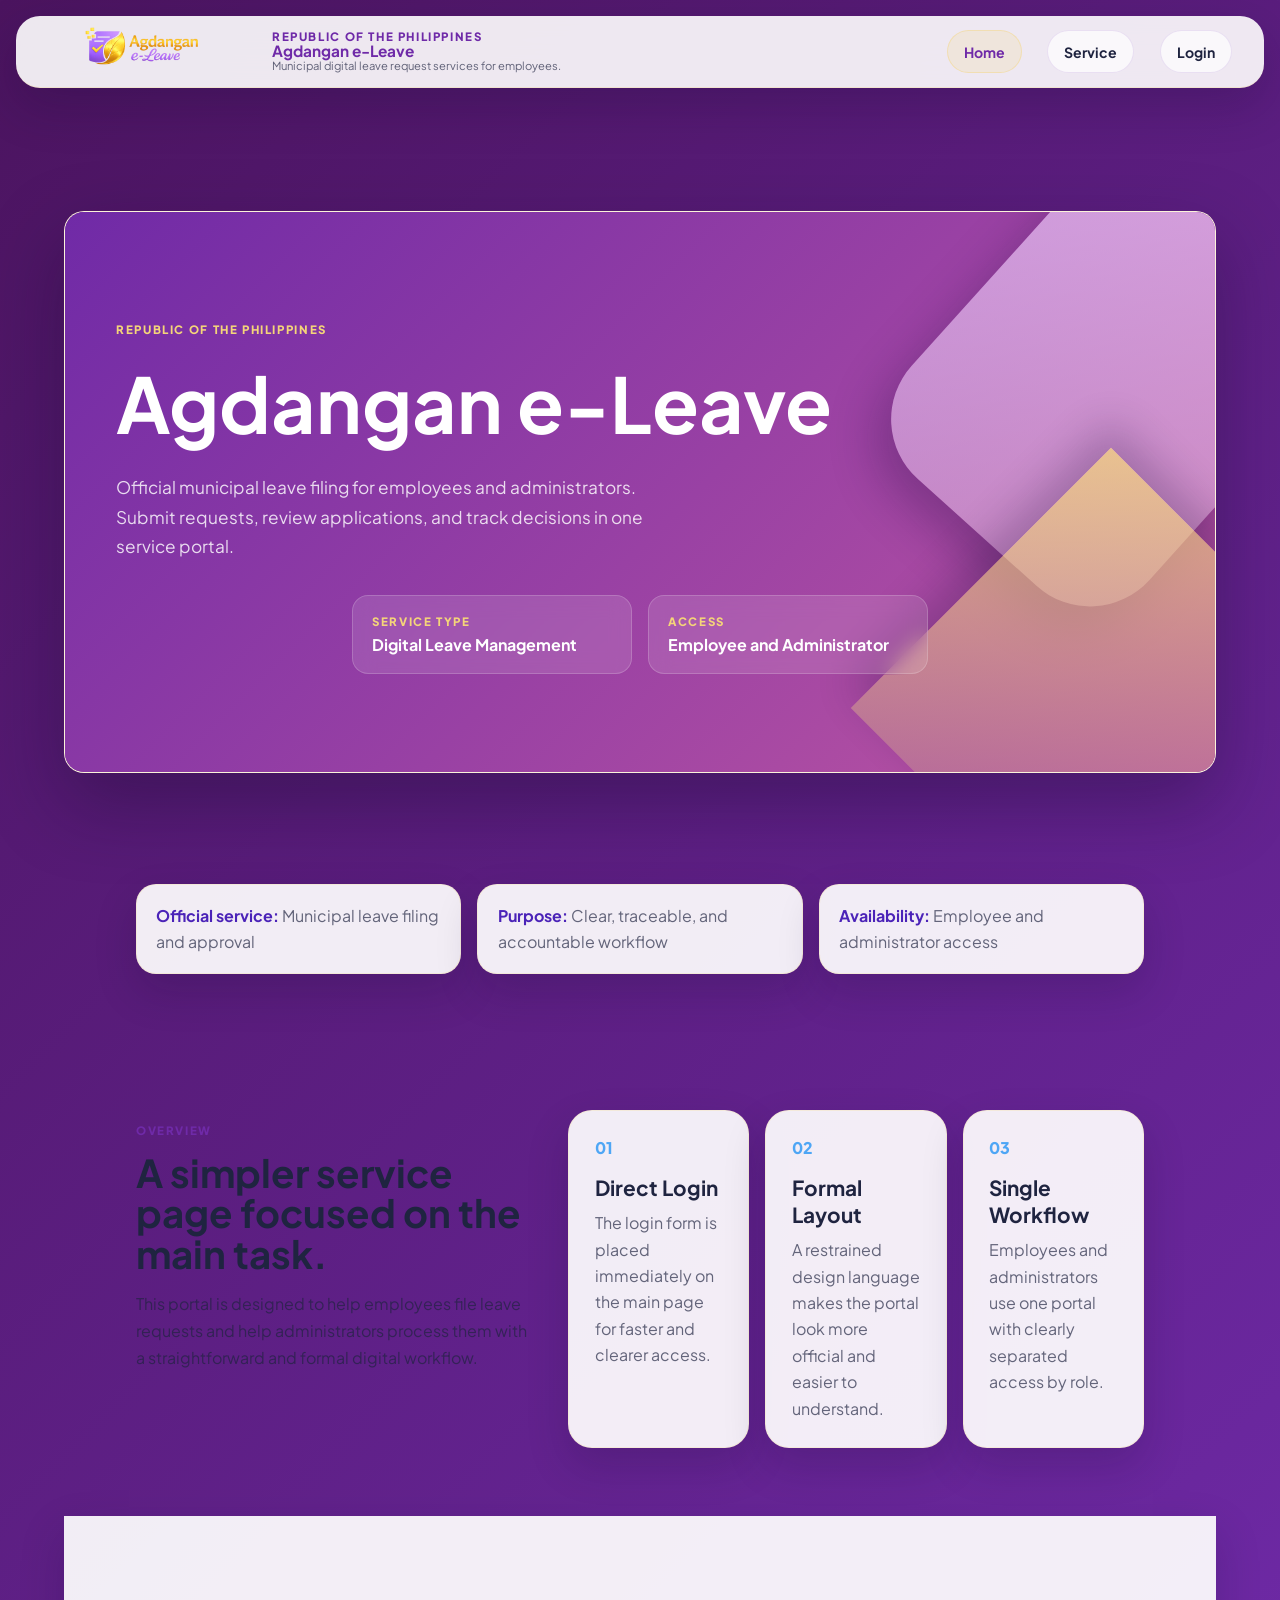
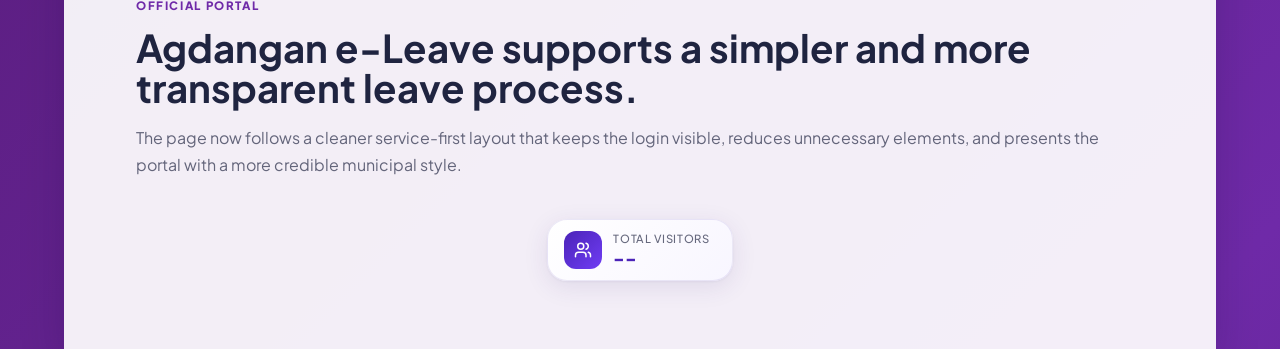
<file: index.html>
<!DOCTYPE html>
<html lang="en">
<head>
  <meta charset="UTF-8">
  <meta name="viewport" content="width=device-width, initial-scale=1.0">
  <title>Agdangan e-Leave</title>
  <link rel="preconnect" href="https://fonts.googleapis.com">
  <link rel="icon" type="image/png" href="/assets/images/agdangan-eleave-logo.png">
  <link rel="preconnect" href="https://fonts.gstatic.com" crossorigin>
  <link href="https://fonts.googleapis.com/css2?family=Plus+Jakarta+Sans:wght@400;500;600;700;800&display=swap" rel="stylesheet">
  <link rel="stylesheet" href="/assets/css/styles.css">
</head>
<body class="landing-page">
  <header class="site-header">
    <a class="brand" href="/">
      <img src="/assets/images/agdangan-eleave-logo.png" alt="Agdangan e-Leave official logo" class="brand-logo">
      <div class="brand-copy">
        <span class="eyebrow">Republic of the Philippines</span>
        <h1>Agdangan e-Leave</h1>
        <p>Municipal digital leave request services for employees.</p>
      </div>
    </a>

    <button class="burger" aria-label="Open menu" data-burger><span></span><span></span><span></span></button>
    <nav class="site-nav" aria-label="Primary navigation">
      <a href="#home" class="active">Home</a>
      <a href="#service">Service</a>
      <a href="/login">Login</a>
    </nav>
  </header>

  <main>
    <section class="hero" id="home">
      <div class="hero-shell">
        <section class="hero-copy">
          <p class="hero-kicker">Republic of the Philippines</p>
          <h2>Agdangan e-Leave</h2>
          <p class="hero-text">
            Official municipal leave filing for employees and administrators. Submit requests, review applications, and
            track decisions in one service portal.
          </p>
          <div class="hero-meta">
            <div>
              <span class="card-label">Service Type</span>
              <strong>Digital Leave Management</strong>
            </div>
            <div>
              <span class="card-label">Access</span>
              <strong>Employee and Administrator</strong>
            </div>
          </div>
        </section>
      </div>
    </section>

    <section class="trust-strip">
      <p><strong>Official service:</strong> Municipal leave filing and approval</p>
      <p><strong>Purpose:</strong> Clear, traceable, and accountable workflow</p>
      <p><strong>Availability:</strong> Employee and administrator access</p>
    </section>

    <section class="overview-section" id="service">
      <div class="overview-copy">
        <p class="section-label">Overview</p>
        <h3>A simpler service page focused on the main task.</h3>
        <p>
          This portal is designed to help employees file leave requests and help administrators process them with a
          straightforward and formal digital workflow.
        </p>
      </div>

      <div class="overview-grid">
        <article class="overview-card">
          <span>01</span>
          <h4>Direct Login</h4>
          <p>The login form is placed immediately on the main page for faster and clearer access.</p>
        </article>

        <article class="overview-card">
          <span>02</span>
          <h4>Formal Layout</h4>
          <p>A restrained design language makes the portal look more official and easier to understand.</p>
        </article>

        <article class="overview-card">
          <span>03</span>
          <h4>Single Workflow</h4>
          <p>Employees and administrators use one portal with clearly separated access by role.</p>
        </article>
      </div>
    </section>

    <section class="closing-section">
      <p class="section-label">Official Portal</p>
      <h3>Agdangan e-Leave supports a simpler and more transparent leave process.</h3>
      <p>
        The page now follows a cleaner service-first layout that keeps the login visible, reduces unnecessary elements,
        and presents the portal with a more credible municipal style.
      </p>

      <div class="visitor-counter" id="visitorCounter">
        <div class="visitor-counter-pulse"></div>
        <div class="visitor-counter-inner">
          <span class="visitor-counter-icon">
            <svg width="18" height="18" viewBox="0 0 24 24" fill="none" stroke="currentColor" stroke-width="2" stroke-linecap="round" stroke-linejoin="round">
              <path d="M16 21v-2a4 4 0 0 0-4-4H6a4 4 0 0 0-4 4v2"/>
              <circle cx="9" cy="7" r="4"/>
              <path d="M22 21v-2a4 4 0 0 0-3-3.87"/>
              <path d="M16 3.13a4 4 0 0 1 0 7.75"/>
            </svg>
          </span>
          <div class="visitor-counter-text">
            <span class="visitor-counter-label">Total Visitors</span>
            <span class="visitor-counter-value" id="visitorCountValue">--</span>
          </div>
        </div>
      </div>
    </section>
  </main>

  <script src="/assets/vendor/supabase-js-2.js"></script>
  <script src="/assets/js/supabase-config.js"></script>
  <script src="/assets/js/app.js?v=20260602-head-name"></script>
  <script>
    (function() {
      var VISITOR_KEY = 'agdangan_leave_visitor_id';
      var config = window.SUPABASE_CONFIG;
      if (!config || !config.url || !config.anonKey) return;

      var supabase = window.supabase.createClient(config.url, config.anonKey);
      var countEl = document.getElementById('visitorCountValue');

      async function init() {
        try {
          var res = await supabase.rpc('get_visitor_count');
          if (res.data != null && countEl) {
            countEl.textContent = Number(res.data).toLocaleString();
          }
        } catch (e) {}

        var visitorId = localStorage.getItem(VISITOR_KEY);
        if (!visitorId) {
          visitorId = 'v_' + Date.now() + '_' + Math.random().toString(36).slice(2, 10);
          localStorage.setItem(VISITOR_KEY, visitorId);
          try {
            var res = await supabase.rpc('increment_visitor_counter');
            if (res.data != null && countEl) {
              countEl.textContent = Number(res.data).toLocaleString();
            }
          } catch (e) {}
        }
      }

      if (document.readyState === 'loading') {
        document.addEventListener('DOMContentLoaded', init);
      } else {
        init();
      }
    })();
  </script>
</body>
</html>
</file>
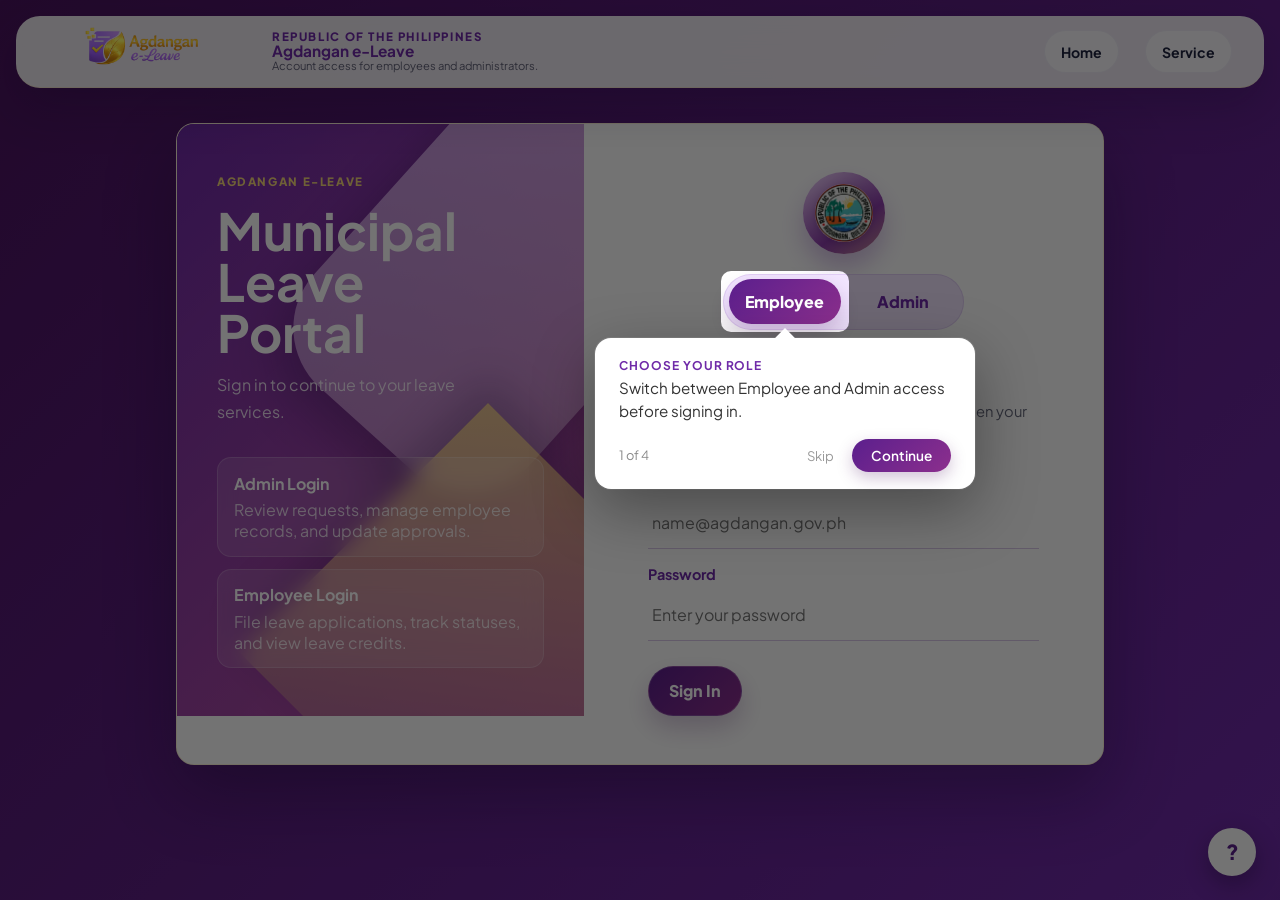
<file: account-settings/index.html>
<!DOCTYPE html>
<html lang="en">
<head>
  <meta charset="UTF-8">
  <meta name="viewport" content="width=device-width, initial-scale=1.0">
  <title>Account Settings | Agdangan e-Leave</title>
  <link rel="preconnect" href="https://fonts.googleapis.com">
  <link rel="icon" type="image/png" href="/assets/images/agdangan-eleave-logo.png">
  <link rel="preconnect" href="https://fonts.gstatic.com" crossorigin>
  <link href="https://fonts.googleapis.com/css2?family=Plus+Jakarta+Sans:wght@400;500;600;700;800&display=swap" rel="stylesheet">
  <link rel="stylesheet" href="/assets/css/styles.css?v=20260603-disapproval-lines">
</head>
<body class="app-shell dashboard-page employee-page account-settings-page">
  <header class="site-header">
    <a class="brand" href="/">
      <img src="/assets/images/agdangan-eleave-logo.png" alt="Agdangan e-Leave official logo" class="brand-logo">
      <div class="brand-copy">
        <span class="eyebrow">Employee Portal</span>
        <h1>Agdangan e-Leave</h1>
        <p>Account security and password management.</p>
      </div>
    </a>

    <button class="burger" aria-label="Open menu" data-burger><span></span><span></span><span></span></button>
    <nav class="utility-nav" aria-label="Account settings navigation">
      <a href="/employee-dashboard">Employee Service</a>
      <a href="/account-settings" class="active">Account Settings</a>
      <button type="button" id="sign-out-button">Sign Out</button>
    </nav>
  </header>

  <main class="page-shell">
    <section class="dashboard-header" id="account-settings">
      <div class="dashboard-title">
        <p class="section-label">Account Settings</p>
        <h2 id="employee-name">Account Settings</h2>
        <p id="employee-meta">Update your employee account password.</p>
      </div>

      <div class="dashboard-meta">
        <strong id="employee-role-badge" class="badge employee-badge">Employee</strong>
      </div>
    </section>

    <section class="dashboard-grid account-settings-grid">
      <article class="dashboard-card dashboard-card-wide">
        <p class="card-label">Security</p>
        <h3>Change Password</h3>
        <form class="auth-form" data-change-password-form>
          <div class="field-grid">
            <div class="field field-full">
              <label for="employee-current-password">Current Password</label>
              <input id="employee-current-password" name="currentPassword" type="password" autocomplete="current-password" required>
            </div>
            <div class="field">
              <label for="employee-new-password">New Password</label>
              <input id="employee-new-password" name="newPassword" type="password" minlength="8" autocomplete="new-password" required>
            </div>
            <div class="field">
              <label for="employee-confirm-password">Confirm New Password</label>
              <input id="employee-confirm-password" name="confirmPassword" type="password" minlength="8" autocomplete="new-password" required>
            </div>
          </div>
          <div class="form-actions">
            <button type="submit" class="button button-primary">Update Password</button>
          </div>
        </form>
      </article>
    </section>
  </main>

  <script src="/assets/vendor/supabase-js-2.js"></script>
  <script src="/assets/js/supabase-config.js"></script>
  <script src="/assets/js/app.js?v=20260603-disapproval-lines"></script>
</body>
</html>
</file>
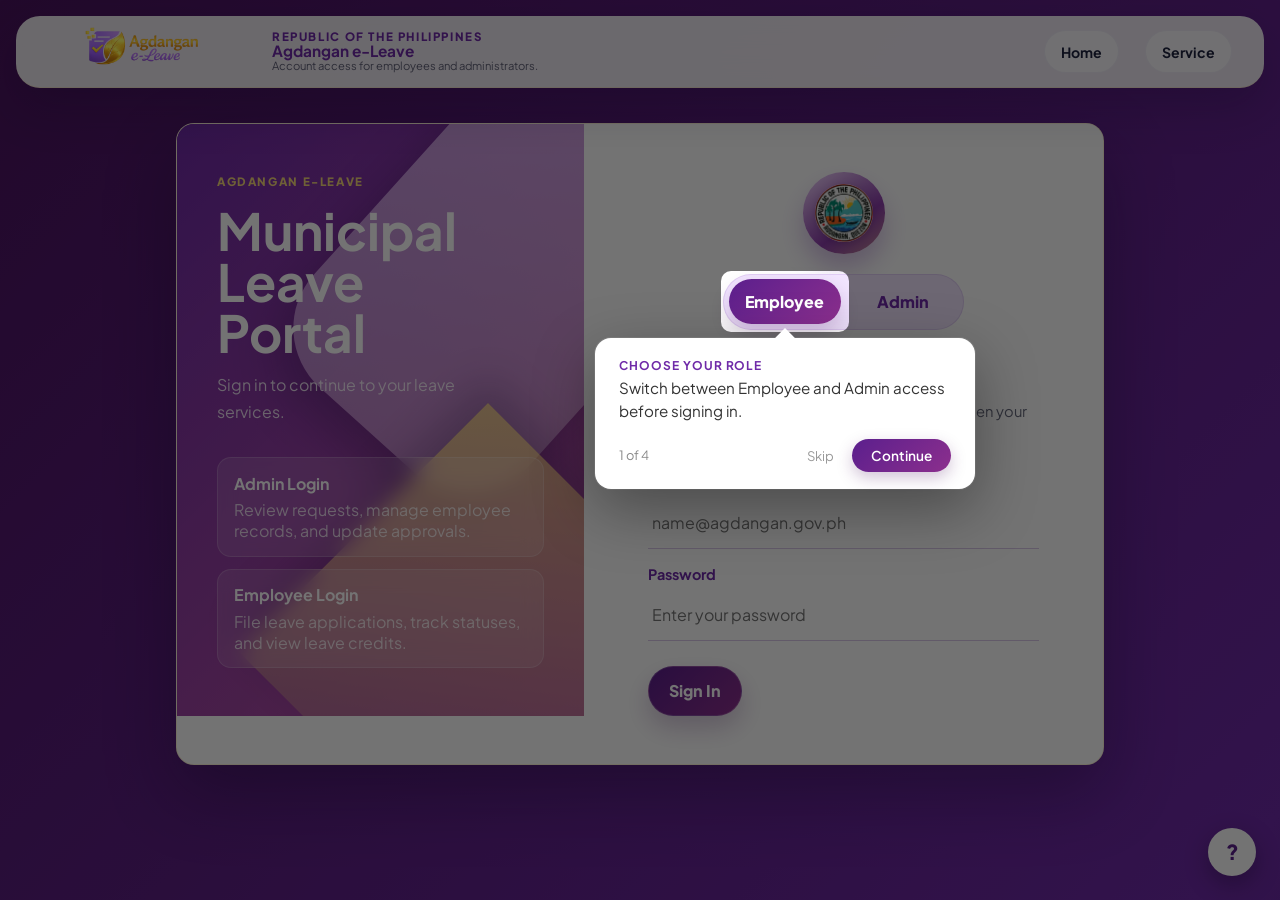
<file: admin-dashboard/index.html>
<!DOCTYPE html>
<html lang="en">
<head>
  <meta charset="UTF-8">
  <meta name="viewport" content="width=device-width, initial-scale=1.0">
  <title>Admin Dashboard | Agdangan e-Leave</title>
  <link rel="preconnect" href="https://fonts.googleapis.com">
  <link rel="icon" type="image/png" href="/assets/images/agdangan-eleave-logo.png">
  <link rel="preconnect" href="https://fonts.gstatic.com" crossorigin>
  <link href="https://fonts.googleapis.com/css2?family=Plus+Jakarta+Sans:wght@400;500;600;700;800&display=swap" rel="stylesheet">
  <link rel="stylesheet" href="/assets/css/styles.css?v=20260616-storage">
</head>
<body class="app-shell dashboard-page admin-page">
  <header class="site-header">
    <a class="brand" href="/">
      <img src="/assets/images/agdangan-eleave-logo.png" alt="Agdangan e-Leave official logo" class="brand-logo">
      <div class="brand-copy">
        <span class="eyebrow">Admin Portal</span>
        <h1>Agdangan e-Leave</h1>
        <p>Review, approval, and records dashboard for administrators.</p>
      </div>
    </a>

    <button class="burger" aria-label="Open menu" data-burger><span></span><span></span><span></span></button>
    <nav class="utility-nav" aria-label="Admin navigation">
      <a href="javascript:void(0)">Dashboard</a>
      <a href="/storage-monitoring">Storage</a>
      <a href="/credit-computation">Credit Computation</a>
      <button type="button" id="sign-out-button">Sign Out</button>
    </nav>
  </header>

  <main class="page-shell">
    <section class="dashboard-header" id="admin-service">
      <div class="dashboard-title">
        <p class="section-label">Admin Dashboard</p>
        <h2 id="admin-name">Welcome, Administrator</h2>
        <p id="admin-meta">Use this admin service page to review pending leave requests, update statuses, and monitor system records.</p>
      </div>

      <div class="dashboard-meta">
        <strong class="badge admin-badge">Admin</strong>
      </div>
    </section>

    <section class="stats-grid">
      <article class="stat-card">
        <span class="stat-label">Employees</span>
        <strong id="stat-employees">0</strong>
      </article>
      <article class="stat-card">
        <span class="stat-label">For Approval</span>
        <strong id="stat-admin-pending">0</strong>
      </article>
      <article class="stat-card">
        <span class="stat-label">Approved Requests</span>
        <strong id="stat-admin-approved">0</strong>
      </article>
      <article class="stat-card">
        <span class="stat-label">Rejected Requests</span>
        <strong id="stat-admin-rejected">0</strong>
      </article>
    </section>

    <section class="dashboard-grid">
      <article class="dashboard-card dashboard-card-wide">
        <p class="card-label">Employee Management</p>
        <h3>Create, Update, and Delete Employees</h3>
        <p class="empty-state">Add a new employee or use Edit in Employee Records to update an account.</p>
        <button type="button" class="button button-primary" id="add-employee-button">Add Employee</button>
      </article>

      <article class="dashboard-card dashboard-card-wide approval-queue-section">
        <p class="card-label">Approval Queue</p>
        <h3>Leave Requests</h3>
        <div id="admin-requests-table">
          <p class="empty-state">No leave requests loaded yet.</p>
        </div>
      </article>

      <article class="dashboard-card dashboard-card-wide line-list-section">
        <p class="card-label">Employee Records</p>
        <h3>Manage Accounts</h3>
        <div id="admin-employees-table">
          <p class="empty-state">No employee account data loaded yet.</p>
        </div>
      </article>
    </section>
  </main>

  <div class="admin-request-modal employee-management-modal hidden" id="employee-management-modal" aria-hidden="true">
    <div class="admin-request-modal-backdrop" data-close-employee-modal></div>
    <section class="admin-request-modal-dialog employee-management-dialog" role="dialog" aria-modal="true" aria-labelledby="employee-modal-title">
      <header class="admin-request-modal-header">
        <div>
          <p class="card-label">Employee Management</p>
          <h3 id="employee-modal-title">Add Employee</h3>
        </div>
        <button type="button" class="button button-muted admin-request-modal-close" data-close-employee-modal>Close</button>
      </header>
      <div class="employee-management-modal-content">
        <form class="auth-form employee-management-form" id="employee-management-form">
          <input type="hidden" id="employee-record-id" name="employeeRecordId">
          <div class="field-grid">
            <div class="field">
              <label for="employee-email">Email</label>
              <input id="employee-email" name="email" type="email" placeholder="employee@agdangan.gov.ph" required>
            </div>
            <div class="field">
              <label for="employee-first-name">First Name</label>
              <input id="employee-first-name" name="firstName" type="text" required>
            </div>
            <div class="field">
              <label for="employee-last-name">Last Name</label>
              <input id="employee-last-name" name="lastName" type="text" required>
            </div>
            <div class="field">
              <label for="employee-middle-name">Middle Name</label>
              <input id="employee-middle-name" name="middleName" type="text">
            </div>
            <div class="field">
              <label for="employee-suffix">Suffix</label>
              <input id="employee-suffix" name="suffix" type="text" placeholder="Jr., III">
            </div>
            <div class="field">
              <label for="employee-department">Department</label>
              <input id="employee-department" name="department" type="text" required>
            </div>
            <div class="field">
              <label for="employee-position-title">Position Title</label>
              <input id="employee-position-title" name="positionTitle" type="text" required>
            </div>
            <div class="field">
              <label for="employee-contact-no">Contact Number</label>
              <input id="employee-contact-no" name="contactNo" type="text">
            </div>
            <div class="field">
              <label for="employee-hire-date">Hire Date</label>
              <input id="employee-hire-date" name="hireDate" type="date">
            </div>
            <div class="field">
              <label for="employee-status">Employment Status</label>
              <select id="employee-status" name="employmentStatus">
                <option value="active">Active</option>
                <option value="inactive">Inactive</option>
                <option value="suspended">Suspended</option>
              </select>
            </div>
            <div class="field">
              <label for="employee-leave-credits">Leave Credits</label>
              <input id="employee-leave-credits" name="leaveCredits" type="number" min="0" step="0.25" value="0">
            </div>
            <div class="field field-full">
              <label for="employee-password">Password</label>
              <input id="employee-password" name="password" type="password" placeholder="Required when creating. Leave blank to keep current password on update.">
              <p class="helper-text">Create mode requires a password. Update mode only changes the password when you enter a new one.</p>
            </div>
          </div>
          <div class="form-actions">
            <button type="submit" class="button button-primary" id="employee-submit-button">Create Employee</button>
            <button type="button" class="button button-muted" id="employee-cancel-button">Cancel</button>
          </div>
        </form>
      </div>
    </section>
  </div>

  <div class="admin-request-modal hidden" id="admin-request-modal" aria-hidden="true">
    <div class="admin-request-modal-backdrop" data-close-admin-modal></div>
    <div class="admin-request-modal-dialog" role="dialog" aria-modal="true" aria-labelledby="admin-request-modal-title">
      <div class="admin-request-modal-header">
        <div>
          <p class="card-label">Leave Request</p>
          <h3 id="admin-request-modal-title">Submitted Application</h3>
        </div>
        <button type="button" class="button button-muted admin-request-modal-close" data-close-admin-modal>Close</button>
      </div>
      <div class="admin-request-modal-content" id="admin-request-preview">
        <p class="empty-state">Select a leave request to view the full application form.</p>
      </div>
    </div>
  </div>

  <script src="/assets/vendor/supabase-js-2.js"></script>
  <script src="/assets/js/supabase-config.js"></script>
  <script src="/assets/js/app.js?v=20260616-storage"></script>
</body>
</html>
</file>
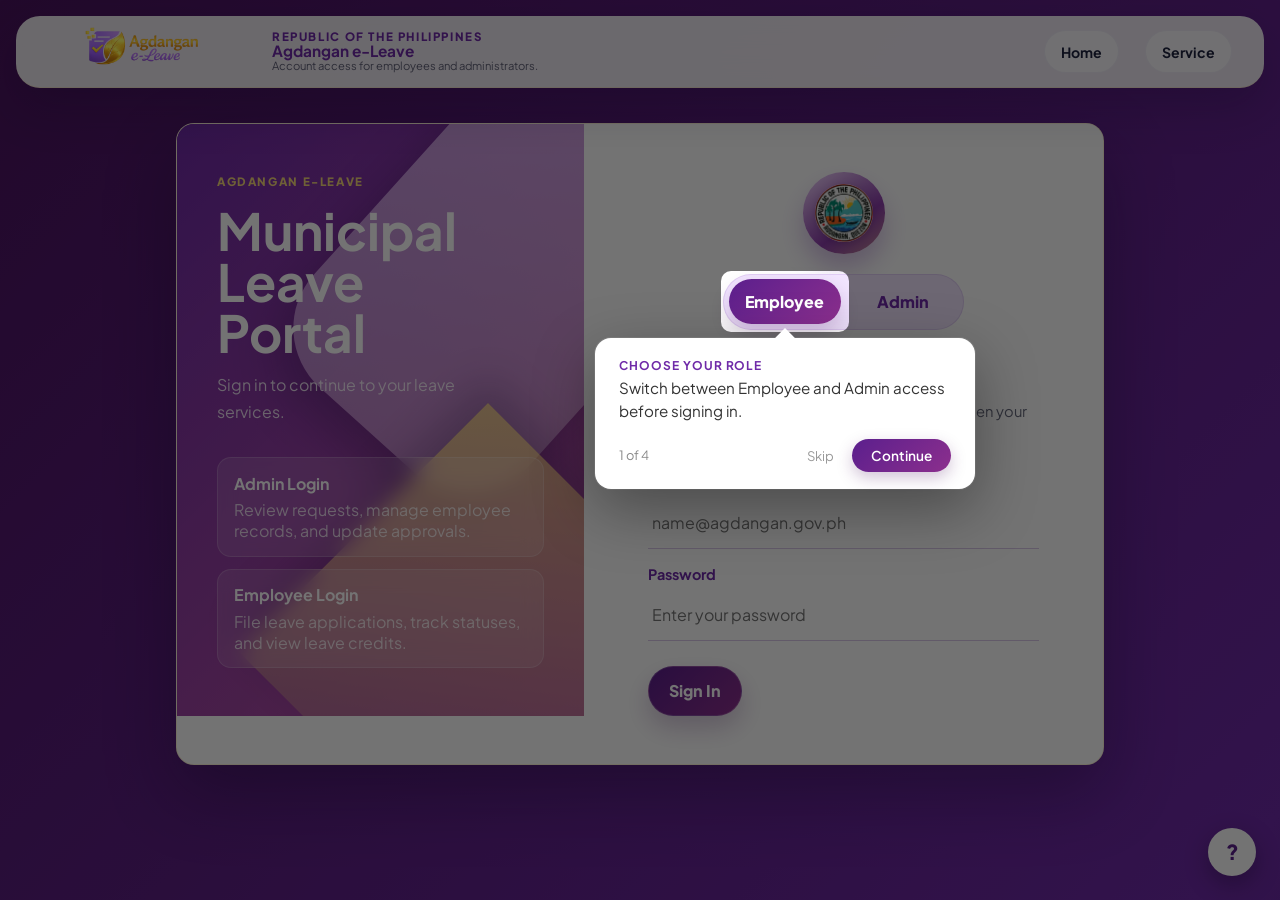
<file: credit-computation/index.html>
<!DOCTYPE html>
<html lang="en">
<head>
  <meta charset="UTF-8">
  <meta name="viewport" content="width=device-width, initial-scale=1.0">
  <title>Credit Computation | Agdangan e-Leave</title>
  <link rel="preconnect" href="https://fonts.googleapis.com">
  <link rel="icon" type="image/png" href="/assets/images/agdangan-eleave-logo.png">
  <link rel="preconnect" href="https://fonts.gstatic.com" crossorigin>
  <link href="https://fonts.googleapis.com/css2?family=Plus+Jakarta+Sans:wght@400;500;600;700;800&display=swap" rel="stylesheet">
  <link rel="stylesheet" href="/assets/css/styles.css">
</head>
<body class="app-shell dashboard-page credit-page">
  <header class="site-header">
    <a class="brand" href="/">
      <img src="/assets/images/agdangan-eleave-logo.png" alt="Agdangan e-Leave official logo" class="brand-logo">
      <div class="brand-copy">
        <span class="eyebrow">Admin Portal</span>
        <h1>Agdangan e-Leave</h1>
        <p>Month-end leave credit computation and deduction monitoring.</p>
      </div>
    </a>

    <button class="burger" aria-label="Open menu" data-burger><span></span><span></span><span></span></button>
    <nav class="utility-nav" aria-label="Credit computation navigation">
      <a href="/admin-dashboard">Dashboard</a>
      <a href="/storage-monitoring">Storage</a>
      <a href="javascript:void(0)">Credit Computation</a>
      <button type="button" id="sign-out-button">Sign Out</button>
    </nav>
  </header>

  <main class="page-shell">
    <section class="dashboard-header" id="credit-computation">
      <div class="dashboard-title">
        <p class="section-label">Credit Computation</p>
        <h2 id="credit-page-title">Leave Credit Computation</h2>
        <p id="credit-page-meta">This page monitors balances and manual late-minute deductions for all employees.</p>
      </div>

      <div class="dashboard-meta">
        <strong class="badge admin-badge">Admin</strong>
      </div>
    </section>

    <section class="stats-grid">
      <article class="stat-card">
        <span class="stat-label">Employees</span>
        <strong id="credit-stat-employees">0</strong>
      </article>
      <article class="stat-card">
        <span class="stat-label">Current Balance</span>
        <strong id="credit-stat-current-total">0.00</strong>
      </article>
      <article class="stat-card">
        <span class="stat-label">Next Month-End</span>
        <strong id="credit-stat-next-run">-</strong>
      </article>
    </section>

    <section class="dashboard-grid">
      <article class="dashboard-card dashboard-card-wide credit-rules-card">
        <p class="card-label">Formula</p>
        <h3>Credit Rules</h3>
        <div class="credit-logic-grid">
          <div class="credit-logic-panel">
            <strong>Accrual</strong>
            <p>Adds 1.25 leave credits at month-end.</p>
          </div>
          <div class="credit-logic-panel">
            <strong>Late Deduction</strong>
            <p>Uses the 8-hour conversion table; 2 minutes deducts 0.004.</p>
          </div>
          <div class="credit-logic-panel">
            <strong>Leave Deduction</strong>
            <p>Vacation and Sick deduct credits. Mandatory and Wellness have 5 free days; only the excess deducts. Other leave types are admin-flexible.</p>
          </div>
        </div>
        <div class="credit-formula">
          <span>Late deduction</span>
          <strong>lookup minutes, then subtract from current credits</strong>
        </div>
      </article>

      <article class="dashboard-card dashboard-card-wide credit-table-card">
        <p class="card-label">Employee Queue</p>
        <h3>Employee Balances and Late Deductions</h3>
        <p class="credit-deduction-status" id="credit-deduction-status" aria-live="polite"></p>
        <div id="credit-computation-table">
          <p class="empty-state">No computation data loaded yet.</p>
        </div>
      </article>
    </section>
  </main>

  <div class="admin-request-modal credit-deduction-modal hidden" id="credit-deduction-modal" aria-hidden="true">
    <div class="admin-request-modal-backdrop" data-close-credit-deduction-modal></div>
    <section class="admin-request-modal-dialog credit-deduction-dialog" role="dialog" aria-modal="true" aria-labelledby="credit-deduction-title">
      <header class="admin-request-modal-header">
        <div>
          <p class="card-label">Late Minute Deduction</p>
          <h3 id="credit-deduction-title">Enter Minutes</h3>
        </div>
        <button type="button" class="button button-muted admin-request-modal-close" data-close-credit-deduction-modal>Close</button>
      </header>
      <form class="credit-deduction-form" id="credit-deduction-form">
        <div class="credit-deduction-summary">
          <span>Employee</span>
          <strong id="credit-deduction-employee">-</strong>
          <span>Current Credits</span>
          <strong id="credit-deduction-current">0.000</strong>
        </div>
        <div class="credit-deduction-entry-row">
          <label>
            Date or note
            <input type="text" id="credit-deduction-entry-note" placeholder="Monday, May 4">
          </label>
          <label>
            Minutes
            <input type="number" id="credit-deduction-entry-minutes" min="1" step="1" inputmode="numeric">
          </label>
          <button type="button" class="button button-muted" id="credit-deduction-add-entry">Add</button>
        </div>
        <div class="credit-deduction-entry-list" id="credit-deduction-entry-list">
          <p class="empty-state">No late-minute entries added yet.</p>
        </div>
        <input type="hidden" id="credit-deduction-total-minutes" name="lateMinutes" value="0">
        <label>
          Reason
          <input type="text" name="deductionReason" placeholder="DTR late entries for the month">
        </label>
        <p class="credit-deduction-preview" id="credit-deduction-preview">Enter minutes to preview the deduction.</p>
        <p class="credit-deduction-error" id="credit-deduction-error" aria-live="polite"></p>
        <div class="credit-deduction-actions">
          <button type="button" class="button button-muted" data-close-credit-deduction-modal>Cancel</button>
          <button type="submit" class="button button-primary">Apply Deduction</button>
        </div>
      </form>
    </section>
  </div>

  <script src="/assets/vendor/supabase-js-2.js"></script>
  <script src="/assets/js/supabase-config.js"></script>
  <script src="/assets/js/app.js?v=20260602-head-name"></script>
</body>
</html>
</file>
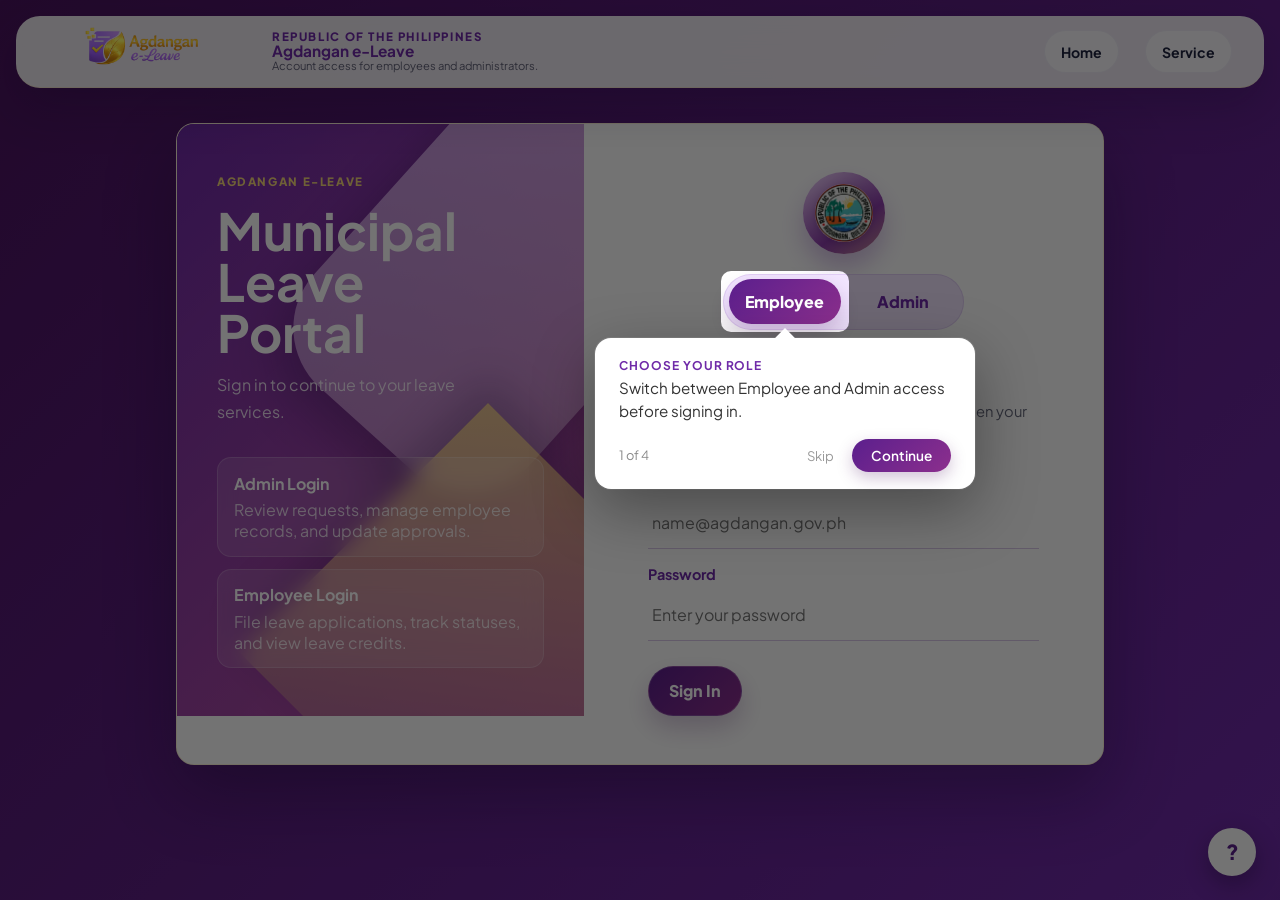
<file: employee-dashboard/index.html>
<!DOCTYPE html>
<html lang="en">
<head>
  <meta charset="UTF-8">
  <meta name="viewport" content="width=device-width, initial-scale=1.0">
  <title>Employee Dashboard | Agdangan e-Leave</title>
  <link rel="preconnect" href="https://fonts.googleapis.com">
  <link rel="icon" type="image/png" href="/assets/images/agdangan-eleave-logo.png">
  <link rel="preconnect" href="https://fonts.gstatic.com" crossorigin>
  <link href="https://fonts.googleapis.com/css2?family=Plus+Jakarta+Sans:wght@400;500;600;700;800&display=swap" rel="stylesheet">
  <link rel="stylesheet" href="/assets/css/styles.css?v=20260603-disapproval-lines">
</head>
<body class="app-shell dashboard-page employee-page">
  <header class="site-header">
    <a class="brand" href="/">
      <img src="/assets/images/agdangan-eleave-logo.png" alt="Agdangan e-Leave official logo" class="brand-logo">
      <div class="brand-copy">
        <span class="eyebrow">Employee Portal</span>
        <h1>Agdangan e-Leave</h1>
        <p>Leave application and request tracking dashboard.</p>
      </div>
    </a>

    <button class="burger" aria-label="Open menu" data-burger><span></span><span></span><span></span></button>
    <nav class="utility-nav" aria-label="Employee navigation">
      <a href="#employee-service">Employee Service</a>
      <a href="/account-settings">Account Settings</a>
      <button type="button" id="sign-out-button">Sign Out</button>
    </nav>
  </header>

  <main class="page-shell">
    <section class="dashboard-header" id="employee-service">
      <div class="dashboard-title">
        <p class="section-label">Employee Dashboard</p>
        <h2 id="employee-name">Welcome, Employee</h2>
        <p id="employee-meta">Use this employee service page to submit a leave request and monitor its current status.</p>
      </div>

      <div class="dashboard-meta">
        <strong id="employee-role-badge" class="badge employee-badge">Employee</strong>
      </div>
    </section>

    <section class="stats-grid">
      <article class="stat-card">
        <span class="stat-label">Leave Credits</span>
        <strong id="stat-leave-credits">0</strong>
      </article>
      <article class="stat-card">
        <span class="stat-label">For Approval</span>
        <strong id="stat-pending">0</strong>
      </article>
      <article class="stat-card">
        <span class="stat-label">Approved</span>
        <strong id="stat-approved">0</strong>
      </article>
      <article class="stat-card">
        <span class="stat-label">Rejected</span>
        <strong id="stat-rejected">0</strong>
      </article>
    </section>

    <nav class="section-tabs" aria-label="Employee section tabs">
      <button type="button" class="section-tab active" data-tab="leave">Leave Application</button>
      <button type="button" class="section-tab" data-tab="daily">Daily Accomplishment</button>
    </nav>

    <section id="tab-leave" class="tab-panel">
      <section class="daily-entry-prompt hidden" id="daily-entry-prompt">
        <div class="daily-entry-notification">
          <span class="daily-entry-notification-icon">📝</span>
          <div>
            <strong>Daily Accomplishment</strong>
            <p>You haven't written your accomplishment for today yet. Jot down what you did today!</p>
          </div>
          <button type="button" class="button button-primary" id="daily-entry-open-btn">Write Entry</button>
        </div>
      </section>

      <section class="dashboard-grid">
        <article class="dashboard-card dashboard-card-wide leave-paper-card">
          <div class="leave-paper">
            <div class="leave-paper-topline">
              <div class="leave-paper-form-series">
                <p class="leave-paper-note">Civil Service Form No. 6</p>
                <p class="leave-paper-note">Revised 2020</p>
              </div>
              <div class="leave-paper-stamp">Stamp of Date of Receipt:</div>
            </div>

            <div class="leave-paper-heading-grid">
              <div class="leave-paper-seal-wrap">
                <img src="/assets/images/agdangan-seal.webp" alt="Agdangan seal" class="leave-paper-seal">
              </div>
              <div class="leave-paper-heading">
                <p class="leave-paper-government">Republic of the Philippines</p>
                <p class="leave-paper-government">MGO Agdangan</p>
                <p class="leave-paper-government">Agdangan, Quezon</p>
                <h3>Application for Leave</h3>
              </div>
              <div class="leave-paper-heading-spacer" aria-hidden="true"></div>
            </div>

            <form class="leave-paper-form" id="leave-request-form">
              <div class="leave-paper-row">
                <div class="leave-paper-cell">
                  <label class="leave-paper-label" for="office-department">1. Office / Department</label>
                  <input id="office-department" class="leave-paper-input leave-paper-input-line leave-paper-input-single-line" type="text" name="officeDepartment">
                </div>
                <div class="leave-paper-cell">
                  <div class="leave-paper-name-header">
                    <span class="leave-paper-label">2. Name:</span>
                    <div class="leave-paper-inline-captions" aria-hidden="true">
                      <span>(Last)</span>
                      <span>(First)</span>
                      <span>(Middle)</span>
                    </div>
                  </div>
                  <div class="leave-paper-inline-fields">
                    <input id="applicant-last" class="leave-paper-input leave-paper-input-line leave-paper-input-single-line" type="text" name="applicantLastName" placeholder="Last" readonly>
                    <input id="applicant-first" class="leave-paper-input leave-paper-input-line leave-paper-input-single-line" type="text" name="applicantFirstName" placeholder="First" readonly>
                    <input id="applicant-middle" class="leave-paper-input leave-paper-input-line leave-paper-input-single-line" type="text" name="applicantMiddleName" placeholder="Middle" readonly>
                  </div>
                </div>
              </div>

              <div class="leave-paper-row leave-paper-row-compact">
                <div class="leave-paper-cell leave-paper-cell-inline">
                  <label class="leave-paper-label" for="filing-date">3. Date of Filing</label>
                  <input id="filing-date" class="leave-paper-input" type="date" name="filingDate">
                </div>
                <div class="leave-paper-cell leave-paper-cell-inline">
                  <label class="leave-paper-label" for="position-title">4. Position</label>
                  <input id="position-title" class="leave-paper-input leave-paper-input-line" type="text" name="positionTitle">
                </div>
                <div class="leave-paper-cell leave-paper-cell-inline">
                  <label class="leave-paper-label" for="salary-display">5. Salary</label>
                  <input id="salary-display" class="leave-paper-input leave-paper-input-line" type="text" name="salaryDisplay" placeholder="N/A">
                </div>
              </div>

              <div class="leave-paper-section-title">6. Details of Application</div>

              <div class="leave-paper-panel-grid">
                <fieldset class="leave-paper-panel">
                  <legend>6.A Type of Leave to Be Availed Of</legend>
                  <div class="leave-type-grid">
                    <label class="leave-option">
                      <input type="checkbox" name="leaveType" value="vacation">
                      <span>Vacation Leave <small>(Sec. 51, Rule XVI, Omnibus Rules Implementing E.O. No. 292)</small></span>
                    </label>
                    <label class="leave-option">
                      <input type="checkbox" name="leaveType" value="mandatory-forced">
                      <span>Mandatory/Forced Leave <small>(Sec. 25, Rule XVI, Omnibus Rules Implementing E.O. No. 292)</small></span>
                    </label>
                    <label class="leave-option">
                      <input type="checkbox" name="leaveType" value="sick">
                      <span>Sick Leave <small>(Sec. 43, Rule XVI, Omnibus Rules Implementing E.O. No. 292)</small></span>
                    </label>
                    <label class="leave-option">
                      <input type="checkbox" name="leaveType" value="maternity">
                      <span>Maternity Leave <small>(R.A. No. 11210 / IRR issued by CSC, DOLE and SSS)</small></span>
                    </label>
                    <label class="leave-option">
                      <input type="checkbox" name="leaveType" value="paternity">
                      <span>Paternity Leave <small>(R.A. No. 8187 / CSC MC No. 71, s. 1998, as amended)</small></span>
                    </label>
                    <label class="leave-option">
                      <input type="checkbox" name="leaveType" value="special-privilege">
                      <span>Special Privilege Leave <small>(Sec. 21, Rule XVI, Omnibus Rules Implementing E.O. No. 292)</small></span>
                    </label>
                    <label class="leave-option">
                      <input type="checkbox" name="leaveType" value="wellness">
                      <span>Wellness Leave <small>(5 days, subject to office policy)</small></span>
                    </label>
                    <label class="leave-option">
                      <input type="checkbox" name="leaveType" value="solo-parent">
                      <span>Solo Parent Leave <small>(R.A. No. 8972 / CSC MC No. 8, s. 2004)</small></span>
                    </label>
                    <label class="leave-option">
                      <input type="checkbox" name="leaveType" value="study">
                      <span>Study Leave <small>(Sec. 68, Rule XVI, Omnibus Rules Implementing E.O. No. 292)</small></span>
                    </label>
                    <label class="leave-option">
                      <input type="checkbox" name="leaveType" value="vawc">
                      <span>10-Day VAWC Leave <small>(R.A. No. 9262 / CSC MC No. 15, s. 2005)</small></span>
                    </label>
                    <label class="leave-option">
                      <input type="checkbox" name="leaveType" value="rehabilitation-privilege">
                      <span>Rehabilitation Privilege <small>(Sec. 55, Rule XVI, Omnibus Rules Implementing E.O. No. 292)</small></span>
                    </label>
                    <label class="leave-option">
                      <input type="checkbox" name="leaveType" value="special-benefits-women">
                      <span>Special Leave Benefits for Women <small>(R.A. No. 9710 / CSC MC No. 25, s. 2010)</small></span>
                    </label>
                    <label class="leave-option">
                      <input type="checkbox" name="leaveType" value="special-emergency-calamity">
                      <span>Special Emergency (Calamity) Leave <small>(CSC MC No. 2, s. 2012, as amended)</small></span>
                    </label>
                    <label class="leave-option">
                      <input type="checkbox" name="leaveType" value="adoption">
                      <span>Adoption Leave <small>(R.A. No. 8552)</small></span>
                    </label>
                    <label class="leave-option">
                      <input type="checkbox" name="leaveType" value="others">
                      <span>Others</span>
                    </label>
                  </div>
                  <div class="leave-paper-other-line">
                    <label for="leave-other">Others:</label>
                    <input id="leave-other" class="leave-paper-input leave-paper-input-line" type="text">
                  </div>
                </fieldset>

                <fieldset class="leave-paper-panel">
                  <legend>6.B Details of Leave</legend>
                  <div class="leave-paper-subgroup" data-detail-group="vacation">
                    <p>In case of Vacation / Special Privilege Leave:</p>
                    <div class="leave-paper-bullets">
                      <label class="leave-paper-detail-option">
                        <input type="checkbox" name="leaveLocation" value="within-ph">
                        <span>Within the Philippines</span>
                        <input class="leave-paper-input leave-paper-input-line leave-paper-detail-line" type="text" name="leaveLocationWithinNote" placeholder="Specify">
                      </label>
                      <label class="leave-paper-detail-option">
                        <input type="checkbox" name="leaveLocation" value="abroad">
                        <span>Abroad (Specify)</span>
                        <input class="leave-paper-input leave-paper-input-line leave-paper-detail-line" type="text" name="leaveLocationAbroadNote" placeholder="Specify">
                      </label>
                    </div>
                  </div>

                  <div class="leave-paper-subgroup" data-detail-group="sick">
                    <p>In case of Sick Leave:</p>
                    <div class="leave-paper-bullets">
                      <label class="leave-paper-detail-option">
                        <input type="checkbox" name="sickDetail" value="in-hospital">
                        <span>In Hospital (Specify Illness)</span>
                        <input class="leave-paper-input leave-paper-input-line leave-paper-detail-line" type="text" name="sickDetailHospitalNote" placeholder="Specify illness">
                      </label>
                      <label class="leave-paper-detail-option">
                        <input type="checkbox" name="sickDetail" value="out-patient">
                        <span>Out Patient (Specify Illness)</span>
                        <input class="leave-paper-input leave-paper-input-line leave-paper-detail-line" type="text" name="sickDetailOutpatientNote" placeholder="Specify illness">
                      </label>
                    </div>
                  </div>

                  <div class="leave-paper-subgroup" data-detail-group="women">
                    <p>In case of Special Leave Benefits for Women:</p>
                    <div class="leave-paper-bullets">
                      <div class="leave-paper-detail-option leave-paper-detail-option-static">
                        <span>(Specify Illness)</span>
                        <input class="leave-paper-input leave-paper-input-line leave-paper-detail-line" type="text" name="womenIllnessNote" placeholder="Specify illness">
                      </div>
                    </div>
                  </div>

                  <div class="leave-paper-subgroup" data-detail-group="study">
                    <p>In case of Study Leave:</p>
                    <div class="leave-paper-bullets">
                      <label><input type="checkbox" name="leavePurpose" value="masters-completion"> <span>Completion of Master's Degree</span></label>
                      <label><input type="checkbox" name="leavePurpose" value="bar-review"> <span>BAR/Board Examination Review</span></label>
                    </div>
                  </div>

                  <div class="leave-paper-subgroup" data-detail-group="other-purpose">
                    <p>Other purpose:</p>
                    <div class="leave-paper-bullets">
                      <label><input type="checkbox" name="leavePurpose" value="monetization"> <span>Monetization of Leave Credits</span></label>
                      <label><input type="checkbox" name="leavePurpose" value="terminal"> <span>Terminal Leave</span></label>
                    </div>
                  </div>

                </fieldset>
              </div>

              <div class="leave-paper-row leave-paper-row-detail">
                <div class="leave-paper-cell">
                  <label class="leave-paper-label" for="days-requested">6.C Number of Working Days Applied For</label>
                  <div class="leave-paper-tight-field">
                    <input id="days-requested" class="leave-paper-input" name="daysRequested" type="number" min="1" step="1" inputmode="numeric" required>
                  </div>
                  <div class="leave-paper-subline-group">
                    <label>Inclusive Dates</label>
                    <div class="leave-paper-bullets leave-paper-date-mode">
                      <label><input type="radio" name="dateMode" value="range" checked> <span>Consecutive Date Range</span></label>
                      <label><input type="radio" name="dateMode" value="selected"> <span>Selected Separate Dates</span></label>
                    </div>
                    <div class="leave-paper-date-range" data-date-mode-panel="range">
                      <input id="start-date" class="leave-paper-input leave-paper-input-line" name="startDate" type="date" required>
                      <input id="end-date" class="leave-paper-input leave-paper-input-line" name="endDate" type="date" required>
                    </div>
                    <div class="leave-paper-date-picker hidden" data-date-mode-panel="selected">
                      <div class="leave-paper-date-picker-controls">
                        <input id="selected-date-input" class="leave-paper-input leave-paper-input-line" type="date">
                        <button type="button" class="button button-muted" id="add-selected-date">Add Date</button>
                        <button type="button" class="button button-muted" id="clear-selected-dates">Clear</button>
                      </div>
                      <div class="leave-paper-date-picker-note">Use this for non-consecutive dates like May 1, May 3, and May 5.</div>
                      <div class="leave-paper-date-chip-list" id="selected-date-list">
                        <span class="muted">No dates selected yet.</span>
                      </div>
                    </div>
                  </div>
                </div>
                <div class="leave-paper-cell">
                  <span class="leave-paper-label">6.D Commutation</span>
                  <div class="leave-paper-bullets">
                    <label><input type="radio" name="commutation" value="not-requested"> <span>Not Requested</span></label>
                    <label><input type="radio" name="commutation" value="requested"> <span>Requested</span></label>
                  </div>
                  <div class="leave-paper-signature">
                    <div class="leave-paper-line"></div>
                    <span>(Signature of Applicant)</span>
                  </div>
                </div>
              </div>

              <div class="leave-paper-section-title">7. Action on Application</div>

              <div class="leave-paper-row leave-paper-row-action">
                <div class="leave-paper-cell">
                  <span class="leave-paper-label">7.A Certification of Leave Credits</span>
                  <div class="leave-paper-credit-note">As of <span class="leave-paper-credit-line"></span></div>
                  <table class="leave-paper-credit-table" aria-label="Leave credits certification">
                    <thead>
                      <tr>
                        <th></th>
                        <th>Vacation Leave</th>
                        <th>Sick Leave</th>
                      </tr>
                    </thead>
                    <tbody>
                      <tr>
                        <td>Total Earned</td>
                        <td></td>
                        <td></td>
                      </tr>
                      <tr>
                        <td>Less this application</td>
                        <td></td>
                        <td></td>
                      </tr>
                      <tr>
                        <td>Balance</td>
                        <td></td>
                        <td></td>
                      </tr>
                    </tbody>
                  </table>
                  <div class="leave-paper-officer">
                    <div class="leave-paper-line">SHERIL Q. BRIONES, HRMO</div>
                    <span>(Authorized Officer)</span>
                  </div>
                </div>
                <div class="leave-paper-cell">
                  <span class="leave-paper-label">7.B Recommendation</span>
                  <div class="leave-paper-action-box">
                    <div class="leave-paper-bullets">
                      <label><input type="checkbox" disabled> <span>For approval</span></label>
                      <label><input type="checkbox" disabled> <span>For disapproval due to</span></label>
                    </div>
                    <div class="leave-paper-action-writing">
                      <div class="leave-paper-action-line"></div>
                      <div class="leave-paper-action-line"></div>
                      <div class="leave-paper-action-line"></div>
                    </div>
                  </div>
                  <div class="leave-paper-officer">
                    <input class="leave-paper-input leave-paper-input-line leave-paper-input-single-line leave-paper-signature-input" type="text" name="recommendationOfficerName" placeholder="Name of head / authorized officer">
                    <span>(Authorized Officer)</span>
                  </div>
                </div>
              </div>

              <div class="leave-paper-row leave-paper-row-bottom">
                <div class="leave-paper-cell">
                  <span class="leave-paper-label">7.C Approved For</span>
                  <div class="leave-paper-approval-lines">
                    <div class="leave-paper-approval-item"><span class="leave-paper-inline-blank"></span> days with pay</div>
                    <div class="leave-paper-approval-item"><span class="leave-paper-inline-blank"></span> days without pay</div>
                    <div class="leave-paper-approval-item"><span class="leave-paper-inline-blank"></span> others (Specify)</div>
                  </div>
                </div>
                <div class="leave-paper-cell">
                  <span class="leave-paper-label">7.D Disapproved Due To</span>
                  <div class="leave-paper-action-box">
                    <div class="leave-paper-action-writing">
                      <div class="leave-paper-action-line"></div>
                      <div class="leave-paper-action-line"></div>
                      <div class="leave-paper-action-line"></div>
                    </div>
                  </div>
                </div>
                <div class="leave-paper-authorized leave-paper-authorized-wide">
                  <input class="leave-paper-input leave-paper-input-line leave-paper-input-single-line leave-paper-signature-input" type="text" name="approvalAuthorizedOfficialName" value="HON. RHADAM PADILLA AGUILAR, MUN. MAYOR" placeholder="Authorized official name">
                  <span>(Authorized Official)</span>
                </div>
              </div>

              <div class="leave-paper-footer">
                <button type="submit" class="button button-primary">Submit Leave Application</button>
              </div>
            </form>
          </div>
        </article>

        <article class="dashboard-card request-summary-card">
          <p class="card-label">Current Requests</p>
          <h3>Request Summary</h3>
          <ul class="request-list" id="employee-request-list">
            <li class="empty-state">No leave requests loaded yet.</li>
          </ul>
        </article>
      </section>
    </section>

    <section id="tab-daily" class="tab-panel hidden">
      <section class="dashboard-card daily-entry-card" id="daily-entry-card">
        <div class="daily-entry-header">
          <div>
            <p class="card-label">Daily Accomplishment Report</p>
            <h3>What did you do today?</h3>
          </div>
          <button type="button" class="button button-muted" id="daily-entry-toggle-history">View History</button>
        </div>
        <div class="daily-entry-body">
          <div class="daily-entry-main">
            <div class="daily-entry-date-label" id="daily-entry-date-label"></div>
            <textarea class="daily-entry-textarea" id="daily-entry-textarea" placeholder="Describe your accomplishments for today..."></textarea>
            <div class="daily-entry-actions">
              <span class="daily-entry-saved-text hidden" id="daily-entry-saved-text">Saved</span>
              <button type="button" class="button button-muted hidden" id="daily-entry-back-today-btn">Back to Today</button>
              <button type="button" class="button button-primary" id="daily-entry-save-btn">Save Entry</button>
            </div>
          </div>
          <div class="daily-entry-history hidden" id="daily-entry-history">
            <p class="card-label">Recent Entries</p>
            <ul class="daily-entry-history-list" id="daily-entry-history-list">
              <li class="empty-state">No entries yet.</li>
            </ul>
          </div>
        </div>
      </section>
    </section>
  </main>

  <script src="/assets/vendor/supabase-js-2.js"></script>
  <script src="/assets/js/supabase-config.js"></script>
  <script src="/assets/js/app.js?v=20260603-disapproval-lines"></script>
</body>
</html>
</file>
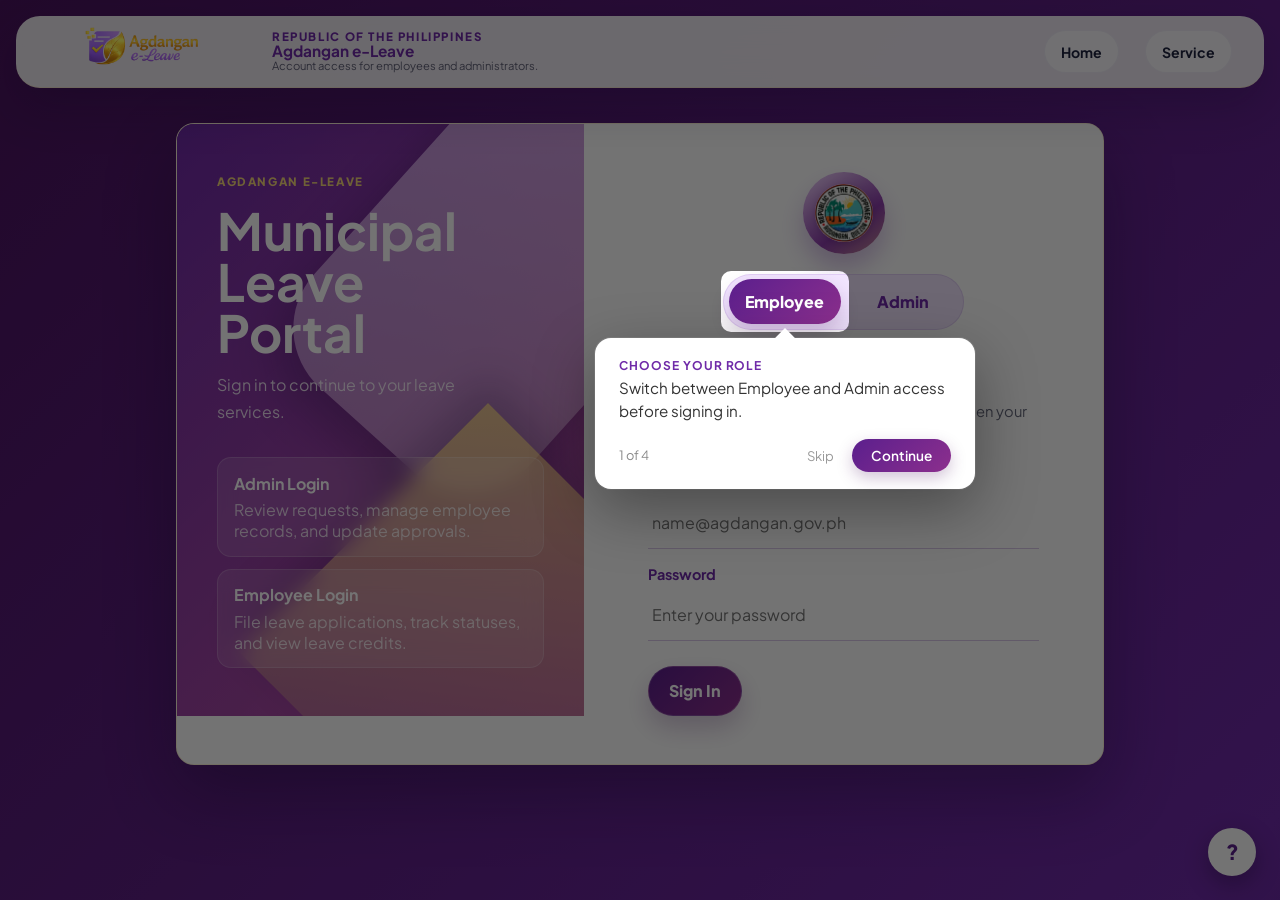
<file: login/index.html>
<!DOCTYPE html>
<html lang="en">
<head>
  <meta charset="UTF-8">
  <meta name="viewport" content="width=device-width, initial-scale=1.0">
  <title>Login | Agdangan e-Leave</title>
  <link rel="preconnect" href="https://fonts.googleapis.com">
  <link rel="icon" type="image/png" href="/assets/images/agdangan-eleave-logo.png">
  <link rel="preconnect" href="https://fonts.gstatic.com" crossorigin>
  <link href="https://fonts.googleapis.com/css2?family=Plus+Jakarta+Sans:wght@400;500;600;700;800&display=swap" rel="stylesheet">
  <link rel="stylesheet" href="/assets/css/styles.css">
</head>
<body class="app-shell auth-page">
  <header class="site-header">
    <a class="brand" href="/">
      <img src="/assets/images/agdangan-eleave-logo.png" alt="Agdangan e-Leave official logo" class="brand-logo">
      <div class="brand-copy">
        <span class="eyebrow">Republic of the Philippines</span>
        <h1>Agdangan e-Leave</h1>
        <p>Account access for employees and administrators.</p>
      </div>
    </a>

    <button class="burger" aria-label="Open menu" data-burger><span></span><span></span><span></span></button>
    <nav class="utility-nav" aria-label="Utility navigation">
      <a href="/">Home</a>
      <a href="/#service">Service</a>
    </nav>
  </header>

  <main class="app-layout">
    <section class="auth-copy">
      <div class="auth-copy-inner">
        <p class="section-label">Agdangan e-Leave</p>
        <h2>Municipal Leave Portal</h2>
        <p>Sign in to continue to your leave services.</p>
      </div>

      <div class="auth-grid">
        <div class="mini-card">
          <strong>Admin Login</strong>
          <span>Review requests, manage employee records, and update approvals.</span>
        </div>
        <div class="mini-card">
          <strong>Employee Login</strong>
          <span>File leave applications, track statuses, and view leave credits.</span>
        </div>
      </div>

      <div class="status-banner" id="config-status"></div>
    </section>

    <section class="auth-card">
      <div class="auth-icon" aria-hidden="true">
        <img src="/assets/images/agdangan-seal.webp" alt="">
      </div>

      <div class="role-switch" aria-label="Select login role">
        <button type="button" class="active" data-role-switch="employee">Employee</button>
        <button type="button" data-role-switch="admin">Admin</button>
      </div>

      <form class="auth-form" id="login-form">
        <h3 id="auth-title">Employee Sign In</h3>
        <p class="muted" id="auth-subtitle">Use your employee email and password to open your leave dashboard.</p>

        <div class="field-grid">
          <div class="field field-full">
            <label for="email">Email</label>
            <input id="email" name="email" type="email" placeholder="name@agdangan.gov.ph" required>
          </div>

          <div class="field field-full">
            <label for="password">Password</label>
            <input id="password" name="password" type="password" placeholder="Enter your password" required>
          </div>
        </div>

        <input id="selected-role" name="selectedRole" type="hidden" value="employee">

        <div class="form-actions">
          <button type="submit" class="button button-primary">Sign In</button>
        </div>

      </form>
    </section>
  </main>

  <script src="/assets/vendor/supabase-js-2.js"></script>
  <script src="/assets/js/supabase-config.js"></script>
  <script src="/assets/js/app.js?v=20260602-head-name"></script>
</body>
</html>
</file>
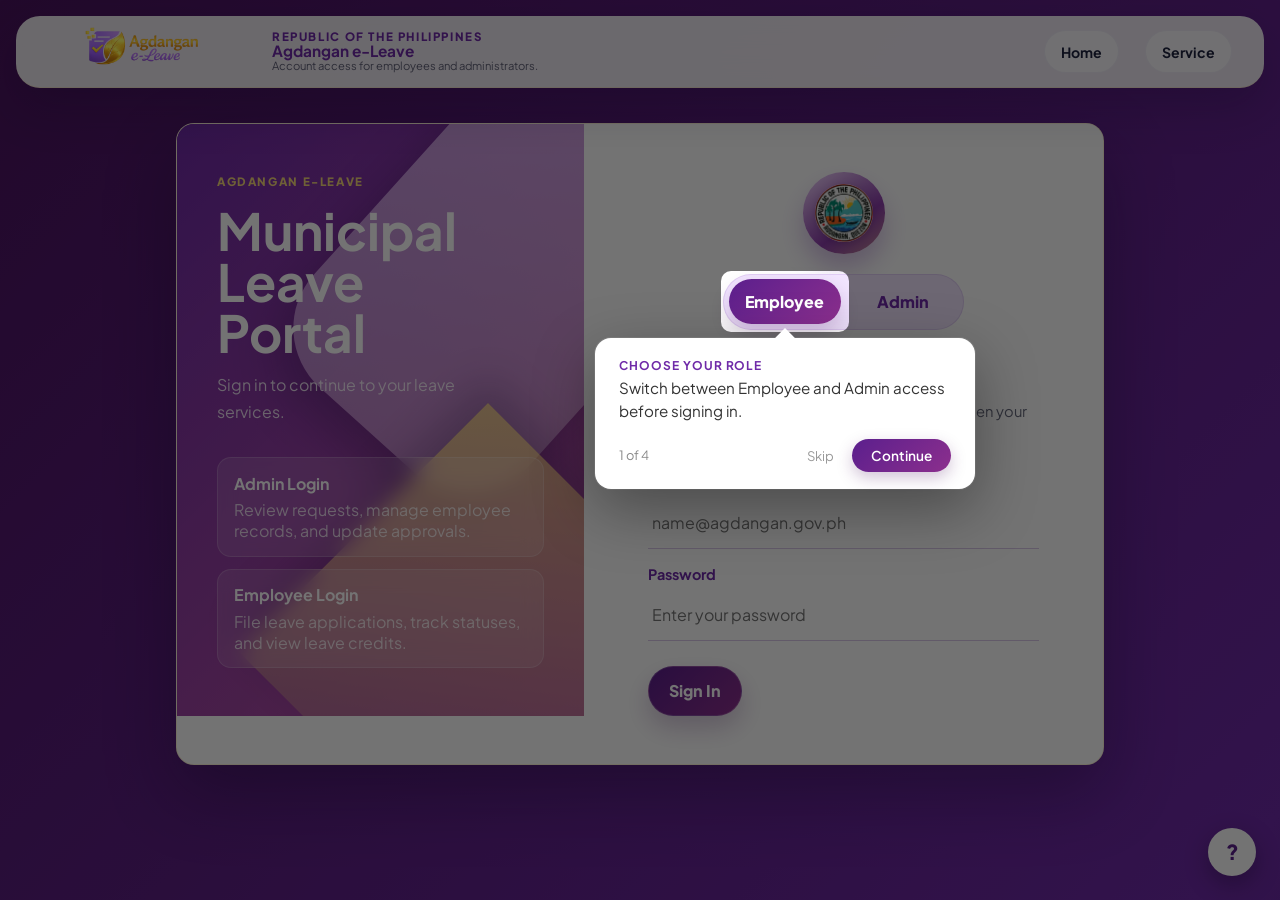
<file: storage-monitoring/index.html>
<!DOCTYPE html>
<html lang="en">
<head>
  <meta charset="UTF-8">
  <meta name="viewport" content="width=device-width, initial-scale=1.0">
  <title>Storage Monitoring | Agdangan e-Leave</title>
  <link rel="preconnect" href="https://fonts.googleapis.com">
  <link rel="icon" type="image/png" href="/assets/images/agdangan-eleave-logo.png">
  <link rel="preconnect" href="https://fonts.gstatic.com" crossorigin>
  <link href="https://fonts.googleapis.com/css2?family=Plus+Jakarta+Sans:wght@400;500;600;700;800&display=swap" rel="stylesheet">
  <link rel="stylesheet" href="/assets/css/styles.css">
</head>
<body class="app-shell dashboard-page admin-page">
  <header class="site-header">
    <a class="brand" href="/">
      <img src="/assets/images/agdangan-eleave-logo.png" alt="Agdangan e-Leave official logo" class="brand-logo">
      <div class="brand-copy">
        <span class="eyebrow">Admin Portal</span>
        <h1>Agdangan e-Leave</h1>
        <p>Database storage usage monitoring.</p>
      </div>
    </a>

    <button class="burger" aria-label="Open menu" data-burger><span></span><span></span><span></span></button>
    <nav class="utility-nav" aria-label="Storage monitoring navigation">
      <a href="/admin-dashboard">Dashboard</a>
      <a href="javascript:void(0)">Storage</a>
      <a href="/credit-computation">Credit Computation</a>
      <button type="button" id="sign-out-button">Sign Out</button>
    </nav>
  </header>

  <main class="page-shell">
    <section class="dashboard-header" id="storage-monitoring">
      <div class="dashboard-title">
        <p class="section-label">Storage Monitoring</p>
        <h2 id="storage-page-name">Welcome, Administrator</h2>
        <p id="storage-page-meta">Monitor your Supabase database storage usage.</p>
      </div>

      <div class="dashboard-meta">
        <strong class="badge admin-badge">Admin</strong>
      </div>
    </section>

    <section class="storage-summary-card">
      <div class="storage-summary-header">
        <span class="stat-label">Total Database Usage</span>
        <strong id="storage-total">Loading...</strong>
      </div>
      <div class="storage-bar-track">
        <div class="storage-bar-fill" id="storage-bar-fill" style="width: 0%"></div>
      </div>
      <p class="storage-bar-label">500 MB limit</p>
    </section>

    <section class="dashboard-grid">
      <article class="dashboard-card dashboard-card-wide storage-detail-section">
        <p class="card-label">Per-Table Breakdown</p>
        <h3>Table Sizes</h3>
        <div id="storage-table">
          <p class="empty-state">Loading storage information...</p>
        </div>
      </article>

      <article class="dashboard-card dashboard-card-wide export-section">
        <p class="card-label">Data Export</p>
        <h3>Export Credit Records to Excel</h3>
        <p>Download all employee credit balances and deduction history as a formatted Excel file with two sheets.</p>
        <button type="button" class="button button-primary" id="export-excel-button" disabled>Loading...</button>
      </article>

      <article class="dashboard-card dashboard-card-wide cleanup-section">
        <p class="card-label">Cleanup</p>
        <h3>Delete Old Records</h3>
        <p>Remove credit deduction logs and approved/rejected leave requests older than 3 months. Employees and current credit balances are not affected.</p>
        <button type="button" class="button button-danger" id="cleanup-button">Clean Up Old Records</button>
        <p class="cleanup-result" id="cleanup-result"></p>
      </article>
    </section>
  </main>

  <script src="/assets/vendor/supabase-js-2.js"></script>
  <script src="/assets/js/supabase-config.js"></script>
  <script src="https://cdn.sheetjs.com/xlsx-0.20.3/package/dist/xlsx.full.min.js"></script>
  <script src="/assets/js/app.js"></script>
</body>
</html>
</file>
<file: assets/css/styles.css>
:root {
  --navy: #4b23b8;
  --blue: #4ea6f5;
  --blue-dark: #6f3df4;
  --gold: #f4d579;
  --gold-strong: #d8a931;
  --mist: #f5f6fb;
  --ink: #1f2440;
  --ink-soft: rgba(31, 36, 64, 0.68);
  --white: #ffffff;
  --panel: rgba(255, 255, 255, 0.92);
  --line: rgba(102, 79, 178, 0.12);
  --shadow: 0 18px 40px rgba(54, 36, 120, 0.12);
  --success: #8c3daa;
  --danger: #e35b6b;
  --teal: #b43b93;
  --violet-soft: #f0ebff;
  --blue-soft: #edf6ff;
  --gold-soft: #fff4c4;
}

* {
  box-sizing: border-box;
}

img,
table,
input,
select,
textarea,
button {
  max-width: 100%;
}

html {
  scroll-behavior: smooth;
  width: 100%;
  overflow-x: hidden;
}

body {
  margin: 0;
  width: 100%;
  overflow-x: hidden;
  font-family: "Plus Jakarta Sans", sans-serif;
  color: var(--ink);
  background:
    radial-gradient(circle at top left, rgba(111, 61, 244, 0.14), transparent 26%),
    radial-gradient(circle at top right, rgba(78, 166, 245, 0.18), transparent 24%),
    linear-gradient(180deg, #f7f8fd 0%, #eef1fb 100%);
}

body.app-shell {
  min-height: 100vh;
}

a {
  color: inherit;
  text-decoration: none;
}

button,
input,
select,
textarea {
  font: inherit;
}

.site-header {
  position: sticky;
  top: 0;
  z-index: 10;
  display: flex;
  align-items: center;
  justify-content: space-between;
  gap: 0.9rem;
  min-height: 72px;
  padding: 0.8rem 2rem;
  background: rgba(255, 255, 255, 0.82);
  backdrop-filter: blur(18px);
  border-bottom: 1px solid rgba(102, 79, 178, 0.08);
}

.brand {
  display: flex;
  align-items: center;
  gap: 0.9rem;
  min-width: 0;
}

.brand-logo {
  width: 120px;
  max-width: 100%;
  height: auto;
  flex: 0 0 auto;
  filter: none;
}

.brand-copy {
  display: flex;
  flex-direction: column;
  justify-content: center;
  gap: 0;
  line-height: 1;
}

.brand-copy h1,
.brand-copy p,
.brand-copy .eyebrow {
  margin: 0;
}

.eyebrow,
.section-label,
.hero-kicker,
.stat-label,
.card-label {
  text-transform: uppercase;
  letter-spacing: 0.14em;
  font-size: 0.72rem;
  font-weight: 800;
}

.eyebrow,
.section-label,
.card-label,
.stat-label {
  color: var(--navy);
}

.brand-copy h1 {
  margin-top: 0;
  font-size: clamp(0.96rem, 1vw, 1.18rem);
  line-height: 1;
  color: var(--navy);
}

.brand-copy p {
  margin-top: 0;
  color: var(--ink-soft);
  font-size: 0.7rem;
  line-height: 1.25;
}

.site-nav,
.utility-nav {
  display: flex;
  align-items: center;
  flex-wrap: wrap;
  gap: 1.6rem;
  font-weight: 700;
}

.site-nav a,
.utility-nav a,
.utility-nav button {
  position: relative;
  padding: 0.7rem 1rem;
  font-size: 0.88rem;
  color: var(--ink);
  background: rgba(255, 255, 255, 0.72);
  border: 1px solid rgba(102, 79, 178, 0.08);
  border-radius: 999px;
  cursor: pointer;
  white-space: normal;
}

.site-nav a::after,
.utility-nav a::after,
.utility-nav button::after {
  display: none;
}

.site-nav a:hover::after,
.site-nav a.active::after,
.utility-nav a:hover::after,
.utility-nav a.active::after,
.utility-nav button:hover::after {
  transform: none;
}

.site-nav a:hover,
.site-nav a.active,
.utility-nav a:hover,
.utility-nav a.active,
.utility-nav button:hover {
  color: var(--navy);
  background: var(--violet-soft);
  border-color: rgba(111, 61, 244, 0.14);
}

.hero {
  position: relative;
  min-height: calc(100vh - 96px);
  display: grid;
  align-items: center;
  padding: 4.5rem;
  background: transparent;
  overflow: hidden;
}

.hero-overlay {
  display: none;
}

.hero-shell {
  position: relative;
  display: grid;
  grid-template-columns: minmax(0, 1fr) minmax(360px, 420px);
  gap: 3rem;
  align-items: center;
  width: min(100%, 72rem);
  margin: 0 auto;
  padding: 2rem;
  border-radius: 36px;
  background: linear-gradient(145deg, rgba(255, 255, 255, 0.82), rgba(255, 255, 255, 0.6));
  border: 1px solid rgba(102, 79, 178, 0.08);
  box-shadow: var(--shadow);
}

.hero-copy {
  display: grid;
  gap: 1rem;
  max-width: 36rem;
}

.hero-kicker {
  color: var(--blue-dark);
}

.hero-copy h2,
.auth-copy h2,
.service-copy h3,
.dashboard-title h2 {
  margin: 1rem 0 1rem;
  font-family: "Plus Jakarta Sans", sans-serif;
}

.hero-copy h2 {
  margin: 0;
  font-size: clamp(3rem, 5vw, 4.6rem);
  line-height: 0.98;
  color: var(--ink);
}

.hero-text,
.panel p,
.service-copy p,
.service-card li,
.auth-copy p,
.auth-form p,
.dashboard-card p,
.data-table td,
.data-table th,
.empty-state,
.request-list li {
  line-height: 1.7;
}

.hero-text {
  max-width: 34rem;
  font-size: 1.08rem;
  color: var(--ink-soft);
}

.hero-meta {
  display: grid;
  gap: 1rem;
  grid-template-columns: repeat(2, minmax(0, 1fr));
}

.hero-meta div {
  display: grid;
  gap: 0.3rem;
  padding: 1.15rem 1.2rem;
  background: rgba(255, 255, 255, 0.86);
  border: 1px solid rgba(111, 61, 244, 0.1);
  border-radius: 22px;
  box-shadow: 0 12px 26px rgba(54, 36, 120, 0.06);
}

.hero-meta strong {
  color: var(--navy);
}

.hero-login-card {
  align-self: center;
}

.trust-strip,
.overview-section,
.app-layout,
.closing-section {
  width: min(100%, 72rem);
  margin: 0 auto;
  padding: 4.25rem 4.5rem;
}

.visitor-counter {
  position: relative;
  display: flex;
  justify-content: center;
  margin: 2.5rem auto 0;
  padding: 0;
}

.visitor-counter-pulse {
  position: absolute;
  inset: 0;
  border-radius: 20px;
  background: var(--navy);
  opacity: 0;
  animation: vc-pulse-ring 2.4s ease-out 0.6s;
  pointer-events: none;
}

@keyframes vc-pulse-ring {
  0% { opacity: 0.18; transform: scale(0.92); }
  100% { opacity: 0; transform: scale(1.25); }
}

.visitor-counter-inner {
  position: relative;
  display: inline-flex;
  align-items: center;
  gap: 0.7rem;
  padding: 0.7rem 1.4rem 0.7rem 1rem;
  background: linear-gradient(135deg, var(--white) 0%, #f8f6ff 100%);
  border: 1px solid var(--line);
  border-radius: 20px;
  box-shadow: 0 6px 24px rgba(54, 36, 120, 0.1), 0 1px 3px rgba(54, 36, 120, 0.06);
  font-size: 0.82rem;
  color: var(--ink-soft);
  animation: vc-fade-in 0.6s ease-out both;
  transition: box-shadow 0.3s ease, transform 0.3s ease;
}

.visitor-counter-inner:hover {
  box-shadow: 0 10px 32px rgba(54, 36, 120, 0.16), 0 2px 6px rgba(54, 36, 120, 0.08);
  transform: translateY(-1px);
}

@keyframes vc-fade-in {
  0% { opacity: 0; transform: translateY(10px); }
  100% { opacity: 1; transform: translateY(0); }
}

.visitor-counter-icon {
  display: flex;
  align-items: center;
  justify-content: center;
  width: 2.4rem;
  height: 2.4rem;
  border-radius: 12px;
  background: linear-gradient(135deg, var(--navy) 0%, #6f3df4 100%);
  color: var(--white);
  flex-shrink: 0;
  animation: vc-icon-pop 0.4s ease-out 0.3s both;
}

@keyframes vc-icon-pop {
  0% { opacity: 0; transform: scale(0.5); }
  70% { transform: scale(1.08); }
  100% { opacity: 1; transform: scale(1); }
}

.visitor-counter-icon svg {
  width: 18px;
  height: 18px;
}

.visitor-counter-text {
  display: flex;
  flex-direction: column;
  gap: 0.1rem;
}

.visitor-counter-label {
  font-weight: 500;
  font-size: 0.7rem;
  text-transform: uppercase;
  letter-spacing: 0.06em;
  color: var(--ink-soft);
}

.visitor-counter-value {
  font-weight: 800;
  color: var(--navy);
  font-size: 1.15rem;
  line-height: 1.2;
  min-width: 1.2em;
  animation: vc-count-reveal 0.5s ease-out 0.4s both;
}

@keyframes vc-count-reveal {
  0% { opacity: 0; transform: translateY(4px); }
  100% { opacity: 1; transform: translateY(0); }
}

.trust-strip {
  display: grid;
  grid-template-columns: repeat(3, minmax(0, 1fr));
  gap: 1rem;
  padding-top: 0;
}

.trust-strip p {
  margin: 0;
  padding: 1.15rem 1.2rem;
  background: rgba(255, 255, 255, 0.84);
  border: 1px solid var(--line);
  border-radius: 20px;
  box-shadow: 0 14px 28px rgba(54, 36, 120, 0.06);
  line-height: 1.6;
  color: var(--ink-soft);
}

.trust-strip strong {
  color: var(--navy);
}

.hero-actions,
.form-actions,
.split-actions,
.service-links {
  display: flex;
  flex-wrap: wrap;
  gap: 1rem;
}

.button {
  position: relative;
  display: inline-flex;
  align-items: center;
  justify-content: center;
  gap: 0.5rem;
  min-height: 2.8rem;
  padding: 0.82rem 1.25rem;
  border-radius: 14px;
  font-weight: 800;
  border: 1px solid transparent;
  cursor: pointer;
  overflow: hidden;
  box-shadow: 0 10px 22px rgba(31, 12, 64, 0.14);
  transition: transform 160ms ease, box-shadow 160ms ease, background 160ms ease, border-color 160ms ease;
}

.button:hover {
  transform: translateY(-1px);
  box-shadow: 0 14px 28px rgba(31, 12, 64, 0.18);
}

.button:disabled,
.button.is-loading {
  cursor: wait;
  opacity: 0.82;
}

.button:disabled:hover,
.button.is-loading:hover {
  transform: none;
}

.button.is-loading::after {
  position: absolute;
  right: 0;
  bottom: 0;
  left: 0;
  height: 3px;
  content: "";
  background: linear-gradient(90deg, transparent, rgba(255, 255, 255, 0.92), transparent);
  animation: button-loading-progress 1s ease-in-out infinite;
}

.button-spinner {
  width: 1em;
  height: 1em;
  flex: 0 0 auto;
  border: 2px solid currentColor;
  border-right-color: transparent;
  border-radius: 999px;
  animation: button-spinner 700ms linear infinite;
}

@keyframes button-spinner {
  to {
    transform: rotate(360deg);
  }
}

@keyframes button-loading-progress {
  0% {
    transform: translateX(-100%);
  }

  100% {
    transform: translateX(100%);
  }
}

.button-primary {
  background: linear-gradient(135deg, #5b1f8d 0%, #8c2f8d 100%);
  color: #ffffff;
  border-color: rgba(255, 255, 255, 0.18);
}

.button-secondary {
  background: #ffffff;
  color: #4b145f;
  border: 1px solid rgba(75, 20, 95, 0.24);
}

.button-muted {
  background: #eadcf7;
  color: #4b145f;
  border-color: rgba(75, 20, 95, 0.18);
}

.button-danger {
  background: #f7d9df;
  color: #9d2638;
  border-color: rgba(157, 38, 56, 0.2);
}

.button-success {
  background: #f0ca55;
  color: #3a1648;
  border-color: rgba(75, 20, 95, 0.18);
}

.overview-section {
  display: grid;
  grid-template-columns: 0.82fr 1.18fr;
  gap: 2rem;
  align-items: start;
}

.overview-copy h3,
.closing-section h3,
.service-auth-heading {
  margin: 0.75rem 0 1rem;
  font-size: clamp(2rem, 3vw, 2.8rem);
  color: var(--ink);
  line-height: 1.05;
}

.overview-copy p,
.closing-section p {
  color: var(--ink-soft);
  line-height: 1.7;
}

.overview-grid {
  display: grid;
  grid-template-columns: repeat(3, minmax(0, 1fr));
  gap: 1rem;
}

.overview-card {
  padding: 1.6rem;
  border-radius: 24px;
  background: rgba(255, 255, 255, 0.88);
  box-shadow: 0 14px 30px rgba(54, 36, 120, 0.08);
  border: 1px solid rgba(111, 61, 244, 0.07);
}

.overview-card span {
  display: inline-flex;
  margin-bottom: 1rem;
  color: var(--blue);
  font-weight: 800;
}

.overview-card h4 {
  margin: 0 0 0.6rem;
  font-size: 1.3rem;
  color: var(--ink);
}

.overview-card p {
  margin: 0;
  color: var(--ink-soft);
  line-height: 1.65;
}

.service-auth-card {
  display: grid;
  gap: 1rem;
  width: min(100%, 26rem);
  padding: 2rem;
  border-radius: 28px;
  background: linear-gradient(180deg, rgba(75, 35, 184, 0.97), rgba(111, 61, 244, 0.96));
  color: #ffffff;
  box-shadow: 0 24px 50px rgba(67, 38, 154, 0.24);
  border: 1px solid rgba(255, 255, 255, 0.12);
}

.service-auth-role-wrap {
  display: grid;
  gap: 1rem;
}

.service-auth-form {
  padding: 0;
  background: transparent;
  box-shadow: none;
  border-radius: 0;
}

.service-auth-card .section-label,
.service-auth-card .service-auth-heading,
.service-auth-card .auth-form h3,
.service-auth-card .muted,
.service-auth-card .field label {
  color: #ffffff;
}

.service-auth-card .muted {
  color: rgba(255, 255, 255, 0.72);
}

.service-auth-form .field input {
  background: rgba(255, 255, 255, 0.98);
  border-color: rgba(255, 255, 255, 0.18);
}

.service-auth-form .form-actions {
  padding-top: 0.5rem;
}

.panel,
.auth-card,
.dashboard-card,
.service-card,
.mini-card,
.stat-card,
.status-banner {
  border-radius: 26px;
  background: var(--panel);
  box-shadow: var(--shadow);
}

.panel {
  padding: 2rem;
}

.panel-intro {
  background: linear-gradient(160deg, rgba(75, 35, 184, 0.96), rgba(78, 166, 245, 0.84));
  color: var(--white);
}

.panel-intro h3 {
  margin: 0.6rem 0 1rem;
  font-size: 2rem;
}

.panel-feature span {
  display: inline-flex;
  width: 3rem;
  height: 3rem;
  align-items: center;
  justify-content: center;
  border-radius: 50%;
  background: rgba(111, 61, 244, 0.12);
  color: var(--blue);
  font-weight: 800;
}

.panel-feature h3 {
  margin: 1.1rem 0 0.6rem;
  font-size: 1.45rem;
}

.service-section {
  display: block;
}

.service-copy h3 {
  font-size: clamp(2rem, 3vw, 3rem);
  color: var(--ink);
}

.mini-card,
.service-card,
.auth-card,
.dashboard-card,
.status-banner,
.stat-card {
  padding: 2rem;
  border: 1px solid rgba(102, 79, 178, 0.08);
}

.mini-card {
  display: grid;
  gap: 0.35rem;
  min-width: 14rem;
  background: linear-gradient(135deg, rgba(255, 255, 255, 0.96), rgba(240, 235, 255, 0.84));
}

.mini-card span {
  color: var(--ink-soft);
}

.service-card h4 {
  margin-top: 0;
  font-size: 1.7rem;
  color: var(--navy);
}

.service-card ul,
.request-list {
  margin: 0 0 1.75rem;
  padding-left: 1.2rem;
}

.app-layout {
  display: grid;
  grid-template-columns: 1.05fr 0.95fr;
  gap: 2rem;
  min-height: calc(100vh - 108px);
  align-items: start;
}

.auth-copy {
  padding-top: 0.5rem;
}

.auth-page .app-layout,
.landing-page .hero-shell {
  width: min(100%, 84rem);
}

.auth-page .app-layout {
  margin: 1rem auto 0;
  padding: 1rem 2rem 3rem;
}

.dashboard-page .site-header {
  width: min(100%, 84rem);
  margin: 1rem auto 0;
  border-radius: 28px;
  padding-left: 1.4rem;
  padding-right: 1.4rem;
  box-shadow: 0 18px 38px rgba(54, 36, 120, 0.08);
}

.dashboard-page .page-shell {
  padding-top: 1.5rem;
}

@keyframes auth-bg-shift {
  0% {
    background-position: 0% 50%;
  }
  100% {
    background-position: 100% 50%;
  }
}

@keyframes fade-slide-up {
  from {
    opacity: 0;
    transform: translateY(18px);
  }
  to {
    opacity: 1;
    transform: translateY(0);
  }
}

@keyframes float-slow {
  0%, 100% {
    transform: rotate(42deg) translateX(0);
  }
  50% {
    transform: rotate(42deg) translateX(60px);
  }
}

@keyframes float-slow-after {
  0%, 100% {
    transform: rotate(45deg) translateY(0);
  }
  50% {
    transform: rotate(45deg) translateY(12px);
  }
}

@keyframes auth-icon-pulse {
  0%, 100% {
    box-shadow: 0 14px 24px rgba(111, 42, 168, 0.28);
  }
  50% {
    box-shadow: 0 14px 34px rgba(111, 42, 168, 0.48);
  }
}

.auth-copy h2 {
  font-size: clamp(2.4rem, 4vw, 4.2rem);
  color: var(--navy);
}

.auth-grid {
  display: grid;
  gap: 1.25rem;
  margin-top: 2rem;
}

.auth-card {
  display: grid;
  gap: 1rem;
  background: linear-gradient(180deg, rgba(255, 255, 255, 0.96), rgba(245, 241, 255, 0.92));
}

.auth-page {
  min-height: 100vh;
  background: linear-gradient(135deg, #4b145f 0%, #6f2aa8 48%, #2d174c 100%);
  background-size: 200% 200%;
  animation: auth-bg-shift 30s linear infinite;
}

.auth-page .site-header {
  width: min(100% - 2rem, 84rem);
  margin: 1rem auto 0;
  border-radius: 24px;
  background: rgba(255, 255, 255, 0.9);
  border-color: rgba(244, 213, 121, 0.28);
  box-shadow: 0 18px 48px rgba(24, 9, 48, 0.22);
}

.auth-page .brand-copy h1,
.auth-page .eyebrow,
.auth-page .section-label {
  color: #6f2aa8;
}

.auth-page .app-layout {
  position: relative;
  grid-template-columns: minmax(280px, 0.88fr) minmax(320px, 1.12fr);
  gap: 0;
  width: min(100% - 2rem, 58rem);
  min-height: 34rem;
  margin: 2.2rem auto;
  padding: 0;
  overflow: hidden;
  border: 1px solid rgba(244, 213, 121, 0.28);
  border-radius: 18px;
  background: #ffffff;
  box-shadow: 0 28px 70px rgba(20, 8, 40, 0.32);
}

.auth-page .auth-copy {
  position: relative;
  display: grid;
  align-content: center;
  min-height: 34rem;
  padding: 3rem 2.5rem;
  overflow: hidden;
  background:
    linear-gradient(135deg, rgba(111, 42, 168, 0.94), rgba(198, 91, 164, 0.88)),
    #7c2b91;
  color: #ffffff;
}

.auth-page .auth-copy::before,
.auth-page .auth-copy::after {
  position: absolute;
  content: "";
  inset: auto;
  pointer-events: none;
}

.auth-page .auth-copy::before {
  top: -7rem;
  right: -5.5rem;
  width: 18rem;
  height: 30rem;
  border-radius: 0 0 5rem 5rem;
  background: linear-gradient(135deg, rgba(239, 206, 255, 0.74), rgba(255, 255, 255, 0.32));
  transform: rotate(42deg);
  box-shadow: 0 24px 46px rgba(31, 12, 64, 0.28);
  animation: float-slow 8s ease-in-out infinite;
}

.auth-page .auth-copy::after {
  right: -5rem;
  bottom: -7rem;
  width: 22rem;
  height: 22rem;
  background: linear-gradient(135deg, rgba(244, 213, 121, 0.72), rgba(140, 61, 170, 0.42));
  transform: rotate(45deg);
  box-shadow: -18px -18px 40px rgba(31, 12, 64, 0.24);
  animation: float-slow-after 9s ease-in-out infinite;
}

.auth-copy-inner {
  position: relative;
  z-index: 1;
  display: grid;
  gap: 0.8rem;
  max-width: 18rem;
}

.auth-copy-inner > * {
  animation: fade-slide-up 0.7s ease-out both;
}

.auth-copy-inner > .section-label {
  animation-delay: 0.1s;
}

.auth-copy-inner > h2 {
  animation-delay: 0.2s;
}

.auth-copy-inner > p {
  animation-delay: 0.3s;
}

.auth-seal {
  width: 5.2rem;
  height: 5.2rem;
  object-fit: contain;
  padding: 0.6rem;
  border-radius: 50%;
  background: rgba(255, 255, 255, 0.92);
  box-shadow: 0 18px 34px rgba(31, 12, 64, 0.24);
}

.auth-page .auth-copy .section-label {
  color: #f4d579;
}

.auth-page .auth-copy h2 {
  margin: 0;
  color: #ffffff;
  font-size: clamp(2.4rem, 4vw, 3.8rem);
  line-height: 1;
}

.auth-page .auth-copy p {
  margin: 0;
  max-width: 17rem;
  color: rgba(255, 255, 255, 0.82);
}

.auth-page .auth-grid {
  position: relative;
  z-index: 1;
  grid-template-columns: 1fr;
  gap: 0.75rem;
  margin-top: 2rem;
}

.auth-page .mini-card {
  min-width: 0;
  padding: 0.9rem 1rem;
  border-color: rgba(255, 255, 255, 0.18);
  border-radius: 14px;
  background: rgba(255, 255, 255, 0.12);
  box-shadow: none;
  backdrop-filter: blur(10px);
  transition: background 0.3s ease, transform 0.3s ease, box-shadow 0.3s ease;
}

.auth-page .mini-card:hover {
  background: rgba(255, 255, 255, 0.2);
  transform: translateY(-2px);
  box-shadow: 0 8px 24px rgba(31, 12, 64, 0.18);
}

.auth-page .mini-card strong {
  color: #ffffff;
}

.auth-page .mini-card span {
  color: rgba(255, 255, 255, 0.76);
}

.auth-page .status-banner {
  position: relative;
  z-index: 1;
  margin-top: 1rem;
  padding: 0.85rem 1rem;
  border-color: rgba(244, 213, 121, 0.24);
  border-radius: 14px;
  background: rgba(255, 255, 255, 0.14);
  box-shadow: none;
  color: #fff4c4;
}

.auth-page .auth-card {
  align-content: center;
  min-height: 34rem;
  padding: 3rem 4rem;
  border: 0;
  border-radius: 0;
  background: #ffffff;
  box-shadow: none;
}

.auth-page .auth-card > .role-switch,
.auth-page .auth-card > form {
  animation: fade-slide-up 0.7s ease-out both;
}

.auth-page .auth-card > .role-switch {
  animation-delay: 0.1s;
}

.auth-page .auth-card > form {
  animation-delay: 0.2s;
}

.auth-icon {
  display: grid;
  place-items: center;
  justify-self: center;
  width: 5.1rem;
  height: 5.1rem;
  margin-bottom: 0.25rem;
  border-radius: 50%;
  overflow: hidden;
  background: linear-gradient(145deg, #f3d9ff, #8c3daa 62%, #f4d579 140%);
  box-shadow: 0 14px 24px rgba(111, 42, 168, 0.28);
  animation: auth-icon-pulse 3s ease-in-out infinite;
}

.auth-icon img {
  width: 3.6rem;
  height: 3.6rem;
  border-radius: 50%;
  object-fit: contain;
  filter: drop-shadow(0 2px 4px rgba(36, 16, 64, 0.22));
}

.auth-page .auth-form h3 {
  margin: 0;
  text-align: center;
  color: #6f2aa8;
  font-size: 1.45rem;
  text-transform: uppercase;
}

.auth-page .auth-form .muted {
  margin: 0 0 0.5rem;
  text-align: center;
}

.auth-page .role-switch {
  justify-self: center;
  margin-bottom: 0.5rem;
  padding: 0.28rem;
  border: 1px solid rgba(111, 42, 168, 0.12);
  border-radius: 999px;
  background: #f2e5ff;
}

.auth-page .role-switch button {
  min-width: 7rem;
  border-radius: 999px;
  color: #6f2aa8;
  transition: all 0.3s ease;
}

.auth-page .role-switch button.active {
  background: linear-gradient(135deg, #5b1f8d, #8c2f8d);
  box-shadow: 0 10px 22px rgba(75, 20, 95, 0.22);
}

.auth-page .field label {
  color: #6f2aa8;
}

.auth-page .field input {
  border-width: 0 0 1px;
  border-color: rgba(111, 42, 168, 0.26);
  border-radius: 0;
  padding: 0.9rem 0.2rem;
  background: transparent;
  transition: border-color 0.3s ease, box-shadow 0.3s ease;
}

.auth-page .field input:focus {
  box-shadow: 0 3px 0 rgba(244, 213, 121, 0.78);
}

.auth-page .form-actions {
  justify-content: space-between;
  align-items: center;
  padding-top: 0.6rem;
}

.auth-page .button-primary {
  border-radius: 999px;
  background: linear-gradient(135deg, #5b1f8d, #8c2f8d);
  box-shadow: 0 12px 24px rgba(75, 20, 95, 0.22);
  transition: transform 0.3s ease, box-shadow 0.3s ease;
}

.auth-page .button-primary:hover {
  transform: translateY(-2px);
  box-shadow: 0 18px 32px rgba(75, 20, 95, 0.32);
}

.auth-page .button-muted {
  border-radius: 999px;
  background: #f0ca55;
  color: #3a1648;
  border-color: rgba(75, 20, 95, 0.18);
}

.landing-page {
  min-height: 100vh;
  background: linear-gradient(135deg, #4b145f 0%, #6f2aa8 48%, #2d174c 100%);
  background-size: 200% 200%;
  animation: auth-bg-shift 30s linear infinite;
}

.landing-page .site-header,
.auth-page .site-header,
.admin-page .site-header,
.credit-page .site-header,
.employee-page .site-header {
  min-height: 72px;
  max-height: 72px;
  overflow: visible;
}

.landing-page .site-header {
  width: min(100% - 2rem, 84rem);
  margin: 1rem auto 0;
  border-radius: 24px;
  background: rgba(255, 255, 255, 0.9);
  border-color: rgba(244, 213, 121, 0.28);
  box-shadow: 0 18px 48px rgba(24, 9, 48, 0.22);
}

.landing-page .brand-logo,
.auth-page .brand-logo {
  position: absolute;
  left: 1.1rem;
  top: 50%;
  z-index: 2;
  width: 230px;
  max-width: none;
  transform: translateY(-50%);
  transform-origin: left center;
}

.landing-page .brand-copy {
  margin-left: 14rem;
}

.auth-page .brand-copy {
  margin-left: 14rem;
}

.landing-page .brand-copy h1 {
  color: #6f2aa8;
}

.landing-page .eyebrow,
.landing-page .section-label,
.landing-page .card-label {
  color: #6f2aa8;
}

.landing-page .site-nav a {
  border-color: rgba(111, 42, 168, 0.12);
}

.landing-page .site-nav a.active,
.landing-page .site-nav a:hover {
  color: #6f2aa8;
  background: rgba(244, 213, 121, 0.18);
  border-color: rgba(244, 213, 121, 0.42);
}

.landing-page .hero {
  min-height: calc(100vh - 6.5rem);
  padding: 2.2rem 2rem 1.4rem;
}

.landing-page .hero-shell {
  position: relative;
  display: grid;
  grid-template-columns: 1fr;
  gap: 0;
  width: min(100%, 72rem);
  margin: 0 auto;
  min-height: 35rem;
  padding: 0;
  overflow: hidden;
  border: 1px solid rgba(244, 213, 121, 0.28);
  border-radius: 20px;
  background: #ffffff;
  box-shadow: 0 30px 74px rgba(20, 8, 40, 0.34);
}

.landing-page .hero-copy {
  position: relative;
  display: grid;
  align-content: center;
  max-width: none;
  min-height: 35rem;
  padding: 3.2rem;
  overflow: hidden;
  background:
    linear-gradient(135deg, rgba(111, 42, 168, 0.94), rgba(198, 91, 164, 0.88)),
    #7c2b91;
  color: #ffffff;
}

.landing-page .hero-copy .hero-actions {
  display: none;
}

.landing-page .hero-copy::before,
.landing-page .hero-copy::after {
  position: absolute;
  content: "";
  pointer-events: none;
}

.landing-page .hero-copy::before {
  top: -7rem;
  right: -5.5rem;
  width: 20rem;
  height: 31rem;
  border-radius: 0 0 5rem 5rem;
  background: linear-gradient(135deg, rgba(239, 206, 255, 0.72), rgba(255, 255, 255, 0.3));
  transform: rotate(42deg);
  box-shadow: 0 24px 46px rgba(31, 12, 64, 0.28);
  animation: float-slow 8s ease-in-out infinite;
}

.landing-page .hero-copy::after {
  right: -5rem;
  bottom: -7.5rem;
  width: 23rem;
  height: 23rem;
  background: linear-gradient(135deg, rgba(244, 213, 121, 0.72), rgba(140, 61, 170, 0.42));
  transform: rotate(45deg);
  box-shadow: -18px -18px 40px rgba(31, 12, 64, 0.24);
  animation: float-slow-after 9s ease-in-out infinite;
}

.landing-page .hero-copy > * {
  position: relative;
  z-index: 1;
}

.landing-page .hero-kicker {
  color: #f4d579;
}

.landing-page .hero-copy h2 {
  color: #ffffff;
  font-size: clamp(3.2rem, 6vw, 5.4rem);
}

.landing-page .hero-text {
  color: rgba(255, 255, 255, 0.82);
}

.landing-page .hero-meta {
  width: 100%;
  max-width: 36rem;
  margin: 0 auto;
}

.landing-page .hero-meta div {
  border-color: rgba(255, 255, 255, 0.18);
  border-radius: 16px;
  background: rgba(255, 255, 255, 0.12);
  box-shadow: none;
  backdrop-filter: blur(10px);
  overflow-wrap: break-word;
  word-break: break-word;
}

.landing-page .hero-meta .card-label {
  color: #f4d579;
}

.landing-page .hero-meta strong {
  color: #ffffff;
  overflow-wrap: break-word;
  word-break: break-word;
}

.landing-page .hero-actions .button-primary {
  background: linear-gradient(135deg, #f4d579, #c26aa8);
  color: #2d174c;
  box-shadow: 0 12px 26px rgba(48, 18, 78, 0.18);
}

.landing-page .trust-strip,
.landing-page .overview-section,
.landing-page .closing-section {
  position: relative;
  z-index: 1;
}

.landing-page .trust-strip p,
.landing-page .overview-card,
.landing-page .closing-section,
.landing-page .overview-copy {
  border-color: rgba(244, 213, 121, 0.22);
}

.landing-page .trust-strip p,
.landing-page .overview-card,
.landing-page .closing-section {
  background: rgba(255, 255, 255, 0.92);
  box-shadow: 0 18px 42px rgba(24, 9, 48, 0.18);
}

.status-banner {
  margin-top: 1.5rem;
  color: var(--navy);
  background: linear-gradient(135deg, rgba(255, 255, 255, 0.9), rgba(237, 246, 255, 0.88));
}

.auth-form {
  display: grid;
  gap: 1rem;
}

.role-switch {
  display: inline-flex;
  padding: 0.35rem;
  border-radius: 16px;
  background: rgba(111, 61, 244, 0.08);
  gap: 0.35rem;
}

.role-switch button {
  padding: 0.75rem 1rem;
  border: 0;
  border-radius: 12px;
  background: transparent;
  color: var(--ink);
  font-weight: 800;
  cursor: pointer;
}

.role-switch button.active {
  background: linear-gradient(135deg, #5b1f8d, #8c2f8d);
  color: var(--white);
}

.field-grid {
  display: grid;
  grid-template-columns: 1fr 1fr;
  gap: 1rem;
}

.field {
  display: grid;
  gap: 0.45rem;
}

.field-full {
  grid-column: 1 / -1;
}

.field label {
  font-size: 0.9rem;
  font-weight: 700;
  color: var(--ink);
}

.field input,
.field select,
.field textarea {
  width: 100%;
  border: 1px solid rgba(111, 61, 244, 0.12);
  border-radius: 16px;
  padding: 0.95rem 1rem;
  background: rgba(255, 255, 255, 0.96);
  color: var(--ink);
}

.field textarea {
  min-height: 8rem;
  resize: vertical;
}

.helper-text,
.muted {
  color: var(--ink-soft);
  font-size: 0.92rem;
}

input:focus,
select:focus,
textarea:focus,
button:focus {
  outline: 0;
  box-shadow: 0 0 0 4px rgba(111, 61, 244, 0.12);
}

.hidden {
  display: none !important;
}

.system-alert {
  position: fixed;
  inset: 0;
  z-index: 500;
  display: grid;
  place-items: center;
  padding: 1.25rem;
}

.system-alert-backdrop {
  position: absolute;
  inset: 0;
  background: rgba(18, 20, 36, 0.54);
  backdrop-filter: blur(10px);
}

.system-alert-dialog {
  position: relative;
  display: grid;
  grid-template-columns: auto minmax(0, 1fr);
  gap: 1rem;
  width: min(100%, 440px);
  padding: 1.35rem;
  border: 1px solid rgba(102, 79, 178, 0.12);
  border-radius: 24px;
  background: rgba(255, 255, 255, 0.98);
  box-shadow: 0 26px 70px rgba(24, 20, 66, 0.28);
}

.system-alert-icon {
  display: inline-flex;
  align-items: center;
  justify-content: center;
  width: 2.6rem;
  height: 2.6rem;
  border-radius: 999px;
  background: var(--violet-soft);
  color: var(--navy);
  font-size: 0.9rem;
  font-weight: 900;
}

.system-alert-success .system-alert-icon {
  background: rgba(244, 213, 121, 0.2);
  color: var(--success);
}

.system-alert-copy {
  min-width: 0;
}

.system-alert-copy h3 {
  margin: 0 0 0.35rem;
  color: var(--ink);
  font-size: 1.1rem;
}

.system-alert-copy p {
  margin: 0;
  color: var(--ink-soft);
  line-height: 1.55;
  overflow-wrap: anywhere;
}

.system-alert-action {
  grid-column: 2;
  justify-self: end;
  margin-top: 0.15rem;
  padding: 0.75rem 1.15rem;
  border-radius: 14px;
}

.page-shell {
  padding: 2rem 2rem 4rem;
  width: min(100%, 84rem);
  margin: 0 auto;
}

.dashboard-header {
  display: flex;
  align-items: flex-start;
  justify-content: space-between;
  gap: 1.5rem;
  margin-bottom: 1.75rem;
  padding: 2rem;
  border-radius: 30px;
  background: linear-gradient(145deg, rgba(75, 35, 184, 0.96), rgba(111, 61, 244, 0.92));
  color: #ffffff;
  box-shadow: 0 24px 48px rgba(67, 38, 154, 0.24);
}

.dashboard-title h2 {
  font-size: clamp(2rem, 3vw, 3rem);
  color: #ffffff;
}

.dashboard-title p,
.dashboard-meta {
  color: rgba(255, 255, 255, 0.8);
}

.stats-grid,
.dashboard-grid {
  display: grid;
  gap: 1.35rem;
}

.stats-grid {
  grid-template-columns: repeat(4, 1fr);
  margin-bottom: 1.35rem;
}

.stat-card strong {
  display: block;
  margin-top: 0.7rem;
  font-size: 2rem;
  color: #ffffff;
}

.dashboard-grid {
  grid-template-columns: 1.1fr 0.9fr;
}

.stats-grid .stat-card {
  color: #ffffff;
  border: 0;
}

.stats-grid .stat-card:nth-child(1) {
  background: linear-gradient(135deg, #5a2fcd, #6f3df4);
}

.stats-grid .stat-card:nth-child(2) {
  background: linear-gradient(135deg, #3b83e8, #4ea6f5);
}

.stats-grid .stat-card:nth-child(3) {
  background: linear-gradient(135deg, #8c3daa, #b43b93);
}

.stats-grid .stat-card:nth-child(4) {
  background: linear-gradient(135deg, #d8a931, #f4d579);
}

.dashboard-card-wide {
  grid-column: 1 / -1;
}

.dashboard-card h3 {
  margin-top: 0;
  font-size: 1.55rem;
  color: var(--ink);
  overflow-wrap: anywhere;
}

.approval-queue-section {
  padding: 2rem;
}

.line-list-section {
  padding: 2rem;
}

.approval-queue-section h3 {
  padding-bottom: 0.85rem;
  border-bottom: 1px solid rgba(102, 79, 178, 0.12);
}

.line-list-section h3 {
  padding-bottom: 0.85rem;
  border-bottom: 1px solid rgba(102, 79, 178, 0.12);
}

.leave-paper-card {
  padding: 1.1rem;
  background: linear-gradient(180deg, rgba(244, 240, 255, 0.96), rgba(237, 246, 255, 0.92));
}

.leave-paper {
  width: min(100%, 780px);
  margin: 0 auto;
  background: #fff;
  font-family: Arial, Helvetica, sans-serif;
  color: #111;
  border: 2px solid rgba(20, 20, 20, 0.78);
  box-shadow: 0 12px 24px rgba(54, 36, 120, 0.08);
}

.leave-paper-topline,
.leave-paper-row,
.leave-paper-panel-grid {
  display: grid;
}

.leave-paper-topline {
  grid-template-columns: 1fr auto;
  gap: 0.75rem;
  padding: 0.55rem 0.85rem 0.05rem;
}

.leave-paper-form-series {
  display: grid;
  gap: 0.08rem;
}

.leave-paper-note,
.leave-paper-government {
  margin: 0;
}

.leave-paper-note {
  font-size: 0.72rem;
  font-style: italic;
  line-height: 1.25;
}

.leave-paper-annex {
  margin: 0.22rem 0 0;
  font-size: 0.92rem;
  font-weight: 800;
}

.leave-paper-stamp {
  align-self: start;
  width: 10.5rem;
  min-height: 3.4rem;
  padding: 0.45rem 0.55rem;
  border: 1px solid rgba(20, 20, 20, 0.42);
  text-align: center;
  font-size: 0.7rem;
  font-weight: 400;
}

.leave-paper-heading-grid {
  display: grid;
  grid-template-columns: 1fr;
  justify-items: center;
  position: relative;
  padding: 0.05rem 0.85rem 0.45rem;
  border-bottom: 1px solid rgba(20, 20, 20, 0.78);
}

.leave-paper-row-bottom .leave-paper-cell {
  min-height: 4.4rem;
}

.leave-paper-seal-wrap {
  position: absolute;
  transform: translate(-7rem, 0.18rem);
  padding: 0;
}

.leave-paper-seal {
  width: 40px;
  height: 40px;
  object-fit: contain;
}

.leave-paper-heading {
  padding: 0;
  text-align: center;
  min-width: 15rem;
}

.leave-paper-heading-spacer {
  display: none;
}

.leave-paper-government {
  font-size: 0.79rem;
  font-weight: 800;
  color: #111;
  line-height: 1.15;
  text-transform: uppercase;
}

.leave-paper-heading h3 {
  margin: 0.45rem 0 0;
  font-size: clamp(1.4rem, 2.1vw, 1.95rem);
  text-transform: uppercase;
  color: #111;
  letter-spacing: 0;
  font-weight: 900;
}

.leave-paper-form,
.leave-paper-row,
.leave-paper-panel-grid {
  display: grid;
}

.leave-paper-row {
  grid-template-columns: repeat(2, minmax(0, 1fr));
}

.leave-paper-row-compact {
  grid-template-columns: 1.08fr 1fr 0.72fr;
}

.leave-paper-cell,
.leave-paper-panel {
  padding: 0.42rem 0.52rem;
  border-right: 1px solid rgba(20, 20, 20, 0.78);
  border-bottom: 1px solid rgba(20, 20, 20, 0.78);
}

.leave-paper-row > .leave-paper-cell:last-child,
.leave-paper-row-footer > .leave-paper-cell:last-child {
  border-right: 0;
}

.leave-paper-label {
  display: block;
  margin-bottom: 0.28rem;
  font-size: 0.62rem;
  font-weight: 400;
  letter-spacing: 0;
  text-transform: uppercase;
  color: #111;
}

.leave-paper-cell-inline {
  display: grid;
  grid-template-columns: auto minmax(0, 1fr);
  align-items: center;
  gap: 0.45rem;
}

.leave-paper-cell-inline .leave-paper-label {
  margin-bottom: 0;
  white-space: nowrap;
}

.leave-paper-cell-inline .leave-paper-input,
.leave-paper-cell-inline .leave-paper-readonly {
  min-width: 0;
}

.leave-paper-name-header {
  display: grid;
  grid-template-columns: auto 1fr;
  align-items: end;
  gap: 0.45rem;
  margin-bottom: 0.12rem;
}

.leave-paper-name-header .leave-paper-label {
  margin-bottom: 0;
}

.leave-paper-inline-captions {
  display: grid;
  grid-template-columns: repeat(3, minmax(0, 1fr));
  gap: 0.45rem;
  text-align: center;
  font-size: 0.58rem;
}

.leave-paper-name-header .leave-paper-inline-captions {
  margin-bottom: 0;
}

.leave-paper-line {
  min-height: 1.45rem;
  padding-bottom: 0.12rem;
  border-bottom: 1px solid rgba(20, 20, 20, 0.78);
  font-size: 0.72rem;
  color: #111;
}

.leave-paper-officer .leave-paper-line,
.leave-paper-authorized .leave-paper-line,
.leave-paper-signature .leave-paper-line {
  font-weight: 800;
}

.leave-paper-inline-fields {
  display: grid;
  grid-template-columns: repeat(3, minmax(0, 1fr));
  gap: 0.45rem;
}

.leave-paper-inline-fields .leave-paper-input {
  font-weight: 800;
  text-transform: uppercase;
}

.leave-paper-inline-line {
  display: block;
  min-height: 1.45rem;
  border-bottom: 1px solid rgba(20, 20, 20, 0.72);
  font-size: 0.7rem;
  color: #111;
  text-align: center;
  padding-top: 0.45rem;
}

.leave-paper-inline-line-single {
  min-height: 1.2rem;
  padding-top: 0.15rem;
}

.leave-paper-input {
  width: 100%;
  border: 1px solid rgba(20, 20, 20, 0.78);
  border-radius: 0;
  background: #fff;
  color: #111;
  box-shadow: none;
  padding: 0.28rem 0.32rem;
  font-size: 0.72rem;
}

.leave-paper-input[readonly] {
  background: #fffefb;
}

.leave-paper-input-line {
  border-width: 0 0 1px;
  border-color: rgba(20, 20, 20, 0.78);
  padding-left: 0;
  padding-right: 0;
  background: transparent;
}

.leave-paper-section-title {
  padding: 0.14rem 0.75rem;
  border-top: 1px solid rgba(20, 20, 20, 0.78);
  border-bottom: 1px solid rgba(20, 20, 20, 0.78);
  text-align: center;
  font-weight: 800;
  text-transform: uppercase;
  letter-spacing: 0.02em;
  color: #111;
  background: transparent;
}

.leave-paper-panel-grid {
  grid-template-columns: 1fr 1fr;
}

.leave-paper-panel {
  min-width: 0;
  margin: 0;
  border-top: 0;
  border-left: 0;
  border-right: 1px solid rgba(20, 20, 20, 0.78);
  border-bottom: 1px solid rgba(20, 20, 20, 0.78);
}

.leave-paper-panel:last-child {
  border-right: 0;
}

.leave-paper-panel legend {
  padding: 0.32rem 0.25rem 0;
  font-size: 0.62rem;
  font-weight: 400;
  letter-spacing: 0.02em;
  text-transform: uppercase;
  color: #111;
}

.leave-type-grid {
  display: grid;
  gap: 0.22rem;
  padding-top: 0.05rem;
}

.leave-option {
  display: flex;
  align-items: flex-start;
  gap: 0.35rem;
  font-size: 0.68rem;
  line-height: 1.18;
}

.leave-type-grid .leave-option span {
  padding-left: 0;
}

.leave-type-grid .leave-option small {
  font-size: 0.52rem;
  line-height: 1.1;
}

.leave-option input {
  width: 0.72rem;
  height: 0.72rem;
  margin: 0;
  margin-top: 0.05rem;
  appearance: none;
  border: 1px solid rgba(20, 20, 20, 0.78);
  border-radius: 0;
  background: #fff;
  display: grid;
  place-items: center;
  flex-shrink: 0;
  cursor: pointer;
}

.leave-option input::before {
  content: "";
  font-size: 0.58rem;
  line-height: 1;
  color: #111;
}

.leave-option input:checked::before {
  content: "✓";
}

.leave-paper-panel .field label {
  color: #111;
  font-size: 0.72rem;
  font-weight: 800;
}

.leave-paper-panel .field textarea,
.leave-paper-row input {
  border-radius: 0;
  border: 1px solid rgba(20, 20, 20, 0.78);
  background: #fff;
  box-shadow: none;
}

.leave-paper-panel .field textarea {
  min-height: 4rem;
}

.leave-paper-row input {
  padding: 0.3rem 0.32rem;
  font-size: 0.72rem;
}

.leave-paper-inline-input,
.leave-paper-table-input,
.leave-paper-action-textarea {
  width: 100%;
  border: 0;
  border-bottom: 1px solid rgba(20, 20, 20, 0.78);
  border-radius: 0;
  background: transparent;
  box-shadow: none;
  color: #111;
}

.leave-paper-inline-input,
.leave-paper-table-input {
  padding: 0.2rem 0.1rem;
  font-size: 0.76rem;
}

.leave-paper-credit-input {
  display: inline-block;
  width: 8.5rem;
  margin-left: 0.35rem;
}

.leave-paper-approval-input {
  width: 4.6rem;
}

.leave-paper-approval-wide {
  width: 8rem;
}

.leave-paper-table-input {
  text-align: center;
}

.leave-paper-action-textarea {
  min-height: 4.6rem;
  padding: 0.2rem 0;
  resize: vertical;
  font-size: 0.74rem;
}

.leave-paper-readonly {
  min-height: 1.45rem;
  padding: 0.28rem 0;
  border-bottom: 1px solid rgba(20, 20, 20, 0.78);
  font-size: 0.72rem;
  color: #111;
}

.leave-paper-readonly-single-line {
  min-height: 1.2rem;
  padding: 0.1rem 0;
}

.leave-paper-input-single-line {
  min-height: 1.2rem;
  padding-top: 0.1rem;
  padding-bottom: 0.1rem;
}

.leave-paper-signature-input {
  width: min(100%, 18rem);
  margin: 0 auto;
  font-size: 0.62rem;
  font-weight: 800;
  text-align: center;
  text-transform: uppercase;
}

.leave-paper-officer .leave-paper-signature-input,
.leave-paper-authorized .leave-paper-signature-input {
  font-weight: 800;
}

.leave-paper-readonly-centered {
  text-align: center;
}

.leave-paper-static textarea,
.leave-paper-static input,
.leave-paper-static select,
.leave-paper-static button {
  pointer-events: none;
}

.leave-paper-static .leave-paper-bullets input,
.leave-paper-static .leave-option input {
  border-color: rgba(20, 20, 20, 0.78);
}

.leave-paper-static .leave-paper-other-line .leave-paper-readonly,
.leave-paper-static .leave-paper-subline-group .leave-paper-readonly {
  min-height: 1.6rem;
}

.leave-paper-other-line {
  display: grid;
  gap: 0.25rem;
  margin-top: 1.25rem;
  font-size: 0.68rem;
}

.leave-paper-other-line label,
.leave-paper-other-line span {
  font-style: italic;
}

.leave-paper-other-line .leave-paper-input,
.leave-paper-other-line .leave-paper-readonly {
  width: min(100%, 16rem);
}

.leave-paper-subgroup {
  display: grid;
  gap: 0.2rem;
  margin-bottom: 0.5rem;
}

.leave-paper-panel:last-child .leave-paper-subgroup:nth-of-type(n + 2) {
  padding-top: 0.35rem;
}

.leave-paper-subgroup.is-disabled {
  opacity: 0.42;
}

.leave-paper-subgroup p {
  margin: 0;
  font-size: 0.62rem;
  font-style: italic;
}

.leave-paper-bullets {
  display: grid;
  gap: 0.22rem;
}

.leave-paper-bullets span {
  position: relative;
  padding-left: 1.15rem;
  font-size: 0.67rem;
  line-height: 1.18;
}

.leave-paper-bullets label {
  display: flex;
  align-items: flex-start;
  gap: 0.5rem;
}

.leave-paper-detail-option {
  align-items: center;
}

.leave-paper-detail-option-static {
  display: flex;
}

.leave-paper-detail-line {
  flex: 1 1 auto;
  min-width: 4rem;
  margin-left: 0.35rem;
}

.leave-paper-detail-line-readonly {
  display: inline-block;
  min-height: 1.2rem;
  padding-top: 0.05rem;
  border-bottom: 1px solid rgba(20, 20, 20, 0.78);
  font-size: 0.67rem;
  line-height: 1.1;
}

.leave-paper-bullets input,
.leave-paper-detail-option input {
  width: 0.78rem;
  height: 0.78rem;
  margin: 0.05rem 0 0;
  appearance: none;
  border: 1px solid rgba(20, 20, 20, 0.78);
  border-radius: 0;
  background: #fff;
  display: grid;
  place-items: center;
  flex-shrink: 0;
  cursor: pointer;
}

.leave-paper-bullets input::before,
.leave-paper-detail-option input::before {
  content: "";
  font-size: 0.58rem;
  line-height: 1;
  color: #111;
}

.leave-paper-bullets input:checked::before,
.leave-paper-detail-option input:checked::before {
  content: "\2713";
}

.leave-paper-reason-field {
  gap: 0.22rem;
}

.leave-paper-tight-field {
  width: 100%;
  max-width: 100%;
}

.leave-paper-tight-field .leave-paper-input,
.leave-paper-tight-field .leave-paper-readonly {
  text-align: center;
}

.leave-paper-subline-group {
  display: grid;
  gap: 0.18rem;
  margin-top: 0.4rem;
}

.leave-paper-subline-group span,
.leave-paper-signature span {
  font-size: 0.66rem;
}

.leave-paper-row-detail {
  grid-template-columns: 1fr 1fr;
}

.leave-paper-date-range {
  display: grid;
  grid-template-columns: 1fr 1fr;
  gap: 0.38rem;
}

.leave-paper-date-mode {
  margin-bottom: 0.55rem;
}

.leave-paper-date-picker {
  display: grid;
  gap: 0.65rem;
}

.leave-paper-date-picker-controls {
  display: grid;
  grid-template-columns: minmax(0, 1fr) auto auto;
  gap: 0.55rem;
  align-items: center;
}

.leave-paper-date-picker-note {
  font-size: 0.82rem;
  color: var(--ink-soft);
}

.leave-paper-date-chip-list {
  display: flex;
  flex-wrap: wrap;
  gap: 0.5rem;
}

.leave-paper-date-chip {
  display: inline-flex;
  align-items: center;
  gap: 0.45rem;
  padding: 0.42rem 0.72rem;
  border-radius: 999px;
  background: rgba(240, 235, 255, 0.92);
  color: var(--navy);
  font-size: 0.82rem;
  font-weight: 700;
}

.leave-paper-date-chip button {
  border: 0;
  background: transparent;
  color: var(--navy);
  cursor: pointer;
  padding: 0;
  line-height: 1;
}

.leave-paper-signature {
  display: grid;
  gap: 0.25rem;
  margin-top: 0.75rem;
  text-align: center;
}

.leave-paper-row-action {
  grid-template-columns: 1fr 1fr;
  background: #fff;
}

.leave-paper-action-box {
  display: grid;
  gap: 0.28rem;
  min-height: 4.5rem;
}

.leave-paper-action-writing {
  display: grid;
  gap: 0.35rem;
  margin-top: 0.12rem;
}

.leave-paper-action-line {
  height: 0.78rem;
  border-bottom: 1px solid rgba(20, 20, 20, 0.72);
}

.leave-paper-row-bottom {
  grid-template-columns: 1fr 1fr;
  background: #fff;
}

.leave-paper-credit-note {
  margin-bottom: 0.28rem;
  font-size: 0.66rem;
  text-align: center;
}

.leave-paper-credit-line {
  display: inline-block;
  width: 8.5rem;
  margin-left: 0.35rem;
  border-bottom: 1px solid rgba(20, 20, 20, 0.78);
  vertical-align: -0.18rem;
}

.leave-paper-credit-table {
  width: 100%;
  border-collapse: collapse;
  margin-bottom: 0.8rem;
  table-layout: fixed;
  font-size: 0.62rem;
}

.leave-paper-credit-table th,
.leave-paper-credit-table td {
  border: 1px solid rgba(20, 20, 20, 0.78);
  padding: 0.1rem 0.16rem;
  text-align: center;
  vertical-align: middle;
}

.leave-paper-credit-table td:first-child,
.leave-paper-credit-table th:first-child {
  text-align: left;
}

.leave-paper-officer {
  display: grid;
  gap: 0.22rem;
  margin-top: 0.7rem;
  text-align: center;
}

.leave-paper-officer strong,
.leave-paper-authorized strong {
  font-size: 0.68rem;
  font-weight: 800;
}

.leave-paper-officer span,
.leave-paper-authorized span {
  font-size: 0.64rem;
}

.leave-paper-approval-lines {
  display: grid;
  gap: 0.22rem;
  margin-top: 0.18rem;
}

.leave-paper-approval-item {
  font-size: 0.66rem;
  font-weight: 400;
  line-height: 1.25;
}

.leave-paper-row-bottom .leave-paper-label,
.leave-paper-row-bottom .leave-paper-approval-item .leave-paper-input {
  font-weight: 400;
}

.leave-paper-inline-blank {
  display: inline-block;
  min-width: 4.6rem;
  border-bottom: 1px solid rgba(20, 20, 20, 0.78);
  transform: translateY(-0.08rem);
}

.leave-paper-authorized {
  display: grid;
  gap: 0.22rem;
  padding: 0.75rem 0.85rem 0.35rem;
  text-align: center;
}

.leave-paper-authorized-wide {
  grid-column: 1 / -1;
  padding-top: 0.55rem;
}

.leave-paper-authorized-wide .leave-paper-line {
  width: min(100%, 18rem);
  margin: 0 auto;
  font-size: 0.62rem;
  font-weight: 800;
}

.leave-paper-subgroup p,
.leave-paper-reason-field label {
  font-size: 0.58rem;
  line-height: 1.1;
}

.leave-paper-footer {
  display: flex;
  justify-content: flex-end;
  padding: 0.35rem 0.75rem 0.75rem;
  background: transparent;
}

.request-list {
  display: grid;
  gap: 0.85rem;
  margin: 1.1rem 0 0;
  padding: 0;
  list-style: none;
}

.request-list li {
  position: relative;
  display: grid;
  gap: 0.35rem;
  padding: 1rem 1rem 1rem 1.15rem;
  overflow: hidden;
  border: 1px solid rgba(75, 20, 95, 0.1);
  border-radius: 16px;
  background: linear-gradient(135deg, rgba(255, 255, 255, 0.96), rgba(234, 220, 247, 0.68));
  box-shadow: 0 12px 24px rgba(31, 12, 64, 0.08);
}

.request-list li::before {
  position: absolute;
  inset: 0 auto 0 0;
  width: 0.28rem;
  content: "";
  background: linear-gradient(180deg, #f4d579, #8c2f8d);
}

.request-list li strong {
  color: #4b145f;
  font-size: 1rem;
}

.request-list li div {
  color: var(--ink-soft);
  font-size: 0.9rem;
}

.request-list .badge {
  margin-top: 0.25rem;
}

.request-list .table-actions {
  margin-top: 0.45rem;
}

.request-list .button {
  min-height: 2.35rem;
  padding: 0.58rem 0.9rem;
}

.request-summary-card {
  align-self: start;
  background:
    linear-gradient(180deg, rgba(255, 255, 255, 0.96), rgba(255, 244, 196, 0.46)),
    #ffffff;
}

.request-summary-card h3 {
  margin-bottom: 0.35rem;
}

.request-summary-card .empty-state {
  padding: 1.2rem;
  border-style: dashed;
  background: rgba(255, 255, 255, 0.74);
  text-align: center;
}

.data-table {
  width: 100%;
  border-collapse: collapse;
}

#admin-requests-table,
#admin-employees-table {
  overflow-x: auto;
  max-width: 100%;
}

.employee-record-list {
  display: grid;
  gap: 0;
  border-top: 1px solid rgba(102, 79, 178, 0.12);
}

.employee-record-row {
  display: grid;
  grid-template-columns: minmax(13rem, 1.1fr) minmax(12rem, 1fr) minmax(6rem, 0.5fr) minmax(7rem, 0.5fr) auto;
  align-items: center;
  gap: 0.85rem;
  padding: 0.95rem 0.85rem;
  border-bottom: 1px solid rgba(102, 79, 178, 0.12);
  background: rgba(255, 255, 255, 0.74);
  min-width: 0;
}

.employee-record-row:nth-child(even) {
  background: rgba(245, 241, 255, 0.55);
}

.employee-record-row div {
  display: grid;
  gap: 0.14rem;
}

.employee-record-row strong {
  color: var(--ink);
}

.employee-record-row span,
.employee-record-credit {
  color: var(--ink-soft);
  font-size: 0.88rem;
}

.employee-record-row > * {
  min-width: 0;
  overflow-wrap: anywhere;
}

.employee-management-dialog {
  width: min(100%, 920px);
  max-height: calc(100vh - 2rem);
  display: flex;
  flex-direction: column;
}

.employee-management-modal-content {
  overflow: auto;
  padding: 1.25rem 1.5rem 1.5rem;
}

.employee-management-form {
  max-width: none;
}

.employee-management-form .form-actions {
  position: sticky;
  bottom: -1.5rem;
  margin: 1rem -1.5rem -1.5rem;
  padding: 1rem 1.5rem;
  border-top: 1px solid rgba(102, 79, 178, 0.08);
  background: rgba(249, 250, 255, 0.96);
}

.data-table th,
.data-table td {
  padding: 0.95rem 0.6rem;
  text-align: left;
  border-bottom: 1px solid rgba(102, 79, 178, 0.08);
  vertical-align: top;
}

.data-table th {
  color: var(--navy);
  font-size: 0.8rem;
  letter-spacing: 0.08em;
  text-transform: uppercase;
}

.badge {
  display: inline-flex;
  align-items: center;
  justify-content: center;
  padding: 0.35rem 0.7rem;
  border-radius: 999px;
  font-size: 0.78rem;
  font-weight: 800;
}

.badge.pending {
  background: rgba(244, 213, 121, 0.24);
  color: #6f2aa8;
}

.badge.approved {
  background: rgba(140, 61, 170, 0.14);
  color: var(--success);
}

.badge.admin-badge {
  background: rgba(244, 213, 121, 0.26);
  color: #4b145f;
}

.badge.employee-badge {
  background: rgba(244, 213, 121, 0.26);
  color: #4b145f;
}

.badge.rejected {
  background: rgba(227, 91, 107, 0.14);
  color: var(--danger);
}

.empty-state {
  padding: 1rem 0;
  color: var(--ink-soft);
}

.table-actions {
  display: flex;
  flex-wrap: wrap;
  gap: 0.55rem;
}

.admin-request-card-grid {
  display: grid;
  grid-template-columns: 1fr;
  gap: 0;
  border-top: 1px solid rgba(102, 79, 178, 0.12);
}

.admin-request-card {
  display: grid;
  grid-template-columns: minmax(10rem, 0.9fr) minmax(11rem, 1fr) minmax(8rem, 0.8fr) minmax(12rem, 1.1fr) minmax(5rem, 0.45fr) auto;
  align-items: center;
  gap: 0.85rem;
  padding: 0.95rem 0.85rem;
  border-bottom: 1px solid rgba(102, 79, 178, 0.12);
  border-radius: 0;
  background: rgba(255, 255, 255, 0.74);
  box-shadow: none;
  min-width: 0;
}

.admin-request-card:nth-child(even) {
  background: rgba(245, 241, 255, 0.55);
}

.admin-request-card-top {
  display: flex;
  align-items: flex-start;
  justify-content: flex-start;
  gap: 0.5rem;
  flex-wrap: wrap;
}

.admin-request-card-id,
.admin-request-card-meta {
  color: var(--ink-soft);
  font-size: 0.88rem;
}

.admin-request-card h4 {
  margin: 0;
  font-size: 1rem;
  color: var(--ink);
}

.admin-request-card p {
  margin: 0;
  color: var(--ink-soft);
  line-height: 1.55;
}

.admin-request-card > * {
  min-width: 0;
  overflow-wrap: anywhere;
}

.admin-request-toolbar {
  display: flex;
  align-items: flex-start;
  justify-content: space-between;
  gap: 1rem;
  margin-bottom: 1rem;
}

.admin-request-paper {
  width: 100%;
  max-width: 210mm;
  margin: 0 auto;
  padding: 0.85rem 1.15rem 1.15rem;
  border: 0;
  background: #fff;
  box-shadow: 0 12px 24px rgba(54, 36, 120, 0.08);
}

.admin-request-paper .leave-paper-form {
  border: 1px solid rgba(20, 20, 20, 0.78);
}

.admin-request-paper .leave-paper-topline {
  display: block;
  position: relative;
  padding: 0.9rem 1.8rem 0;
}

.admin-request-paper .leave-paper-note {
  font-size: 0.5rem;
}

.admin-request-paper .leave-paper-stamp {
  position: absolute;
  top: 2.8rem;
  right: 1.8rem;
  width: 7rem;
  min-height: auto;
  padding: 0.38rem 0.45rem;
  border-color: rgba(20, 20, 20, 0.78);
  font-size: 0.48rem;
  font-weight: 800;
}

.admin-request-paper .leave-paper-heading-grid {
  grid-template-columns: 1fr auto 1fr;
  align-items: start;
  padding: 0 1.8rem 0.7rem;
}

.admin-request-paper .leave-paper-seal-wrap {
  position: static;
  justify-self: end;
  margin-right: 2rem;
  transform: none;
}

.admin-request-paper .leave-paper-seal {
  width: 3.8rem;
  height: 3.8rem;
}

.admin-request-paper .leave-paper-heading {
  grid-column: 2;
  min-width: 17rem;
  padding-top: 0.95rem;
}

.admin-request-paper .leave-paper-government {
  font-size: 0.5rem;
}

.admin-request-paper .leave-paper-heading h3 {
  margin-top: 1.35rem;
  font-size: 1.35rem;
}

.modal-open {
  overflow: hidden;
}

.admin-request-modal {
  position: fixed;
  inset: 0;
  z-index: 200;
  display: grid;
  place-items: center;
  padding: 1.5rem;
}

.admin-request-modal-backdrop {
  position: absolute;
  inset: 0;
  background: rgba(18, 20, 36, 0.58);
  backdrop-filter: blur(8px);
}

.admin-request-modal-dialog {
  position: relative;
  width: min(100%, 1100px);
  max-height: calc(100vh - 3rem);
  border-radius: 28px;
  background: rgba(249, 250, 255, 0.98);
  box-shadow: 0 26px 70px rgba(24, 20, 66, 0.26);
  overflow: hidden;
}

.admin-request-modal-header {
  display: flex;
  align-items: flex-start;
  justify-content: space-between;
  gap: 1rem;
  padding: 1.4rem 1.5rem 1rem;
  border-bottom: 1px solid rgba(102, 79, 178, 0.08);
}

.admin-request-modal-header h3 {
  margin: 0.4rem 0 0;
  color: var(--ink);
}

.admin-request-modal-content {
  max-height: calc(100vh - 11rem);
  overflow: auto;
  padding: 1.25rem 1.5rem 1.5rem;
}

.admin-request-modal-close {
  flex-shrink: 0;
}

.admin-paper-header,
.admin-paper-grid {
  display: grid;
  gap: 0.85rem;
}

.admin-paper-title-wrap {
  display: grid;
  grid-template-columns: 3.5rem 1fr;
  align-items: center;
  gap: 0.75rem;
}

.admin-paper-header {
  grid-template-columns: 1fr auto;
  align-items: start;
  margin-bottom: 0.9rem;
}

.admin-paper-seal-wrap {
  display: flex;
  align-items: center;
  justify-content: center;
}

.admin-paper-seal {
  width: 2.8rem;
  height: 2.8rem;
  object-fit: contain;
}

.admin-paper-eyebrow {
  font-size: 0.72rem;
  font-weight: 700;
  letter-spacing: 0.04em;
  text-transform: uppercase;
}

.admin-paper-header h4 {
  margin: 0.45rem 0 0;
  font-size: 2rem;
  text-transform: uppercase;
  color: #111;
}

.admin-paper-grid-two {
  grid-template-columns: 1fr 1fr;
}

.admin-paper-grid-three {
  grid-template-columns: repeat(3, minmax(0, 1fr));
}

.admin-paper-panel,
.admin-paper-field {
  min-width: 0;
  padding: 0.62rem 0.72rem;
  border: 1px solid rgba(20, 20, 20, 0.78);
}

.admin-paper-panel-emphasis {
  padding: 0.85rem 0.9rem;
  border-width: 2px;
}

.admin-paper-label {
  display: block;
  margin-bottom: 0.35rem;
  font-size: 0.66rem;
  font-weight: 400;
  letter-spacing: 0;
  text-transform: uppercase;
  color: #111;
}

.admin-paper-value {
  min-height: 1.45rem;
  padding-bottom: 0.2rem;
  border-bottom: 1px solid rgba(20, 20, 20, 0.78);
  font-size: 0.78rem;
  color: #111;
}

.admin-paper-value-block {
  min-height: 4.25rem;
}

.admin-paper-section-title {
  margin: 0.9rem 0;
  padding: 0.45rem 0.8rem;
  border: 1px solid rgba(20, 20, 20, 0.78);
  background: transparent;
  text-align: center;
  font-size: 0.78rem;
  font-weight: 800;
  letter-spacing: 0.02em;
  text-transform: uppercase;
}

.admin-paper-option-list,
.admin-paper-subsection {
  display: grid;
  gap: 0.38rem;
}

.admin-paper-subsection {
  margin-top: 0.8rem;
}

.admin-paper-option {
  display: flex;
  align-items: flex-start;
  gap: 0.5rem;
  font-size: 0.74rem;
  line-height: 1.18;
}

.admin-paper-check {
  display: inline-flex;
  align-items: center;
  justify-content: center;
  width: 0.82rem;
  height: 0.82rem;
  border: 1px solid rgba(20, 20, 20, 0.78);
  font-size: 0.7rem;
  font-weight: 800;
  flex-shrink: 0;
}

.admin-paper-subfield {
  margin-top: 0.7rem;
}

.admin-paper-table {
  width: 100%;
  margin-top: 0.75rem;
  border-collapse: collapse;
  font-size: 0.74rem;
}

.admin-paper-table th,
.admin-paper-table td {
  border: 1px solid rgba(20, 20, 20, 0.78);
  padding: 0.18rem 0.25rem;
  text-align: center;
}

.admin-paper-table th:first-child,
.admin-paper-table td:first-child {
  text-align: left;
}

.admin-paper-credit-summary {
  display: grid;
  gap: 0.35rem;
  margin-top: 0.8rem;
  padding-top: 0.7rem;
  border-top: 1px solid rgba(20, 20, 20, 0.78);
  font-size: 0.72rem;
  color: #111;
}

.credit-logic-grid {
  display: grid;
  grid-template-columns: repeat(3, minmax(0, 1fr));
  gap: 0.45rem;
}

.credit-logic-panel {
  min-width: 0;
  padding: 0.55rem 0.65rem;
  border: 1px solid rgba(102, 79, 178, 0.12);
  border-radius: 8px;
  background: linear-gradient(160deg, rgba(255, 255, 255, 0.96), rgba(240, 235, 255, 0.68));
}

.credit-logic-panel strong {
  display: block;
  margin-bottom: 0.16rem;
  color: var(--navy);
  font-size: 0.88rem;
}

.credit-logic-panel p {
  margin: 0;
  font-size: 0.8rem;
  line-height: 1.28;
}

.credit-formula {
  display: flex;
  align-items: center;
  justify-content: space-between;
  flex-wrap: wrap;
  gap: 0.35rem 0.65rem;
  margin-top: 0.55rem;
  padding: 0.6rem 0.72rem;
  border-radius: 10px;
  background: linear-gradient(135deg, rgba(75, 35, 184, 0.96), rgba(78, 166, 245, 0.84));
  color: #fff;
}

.credit-formula span {
  font-size: 0.84rem;
  letter-spacing: 0.08em;
  text-transform: uppercase;
}

.credit-formula strong {
  font-size: 0.88rem;
  min-width: 0;
  overflow-wrap: anywhere;
}

.credit-rules-card {
  padding: 0.85rem;
}

.credit-rules-card h3 {
  margin-bottom: 0.55rem;
  font-size: 1.2rem;
}

.credit-table-card {
  padding: 1.15rem;
}

.credit-table-card h3 {
  margin-bottom: 0.55rem;
  font-size: 1.2rem;
}

.credit-computation-table td:last-child {
  min-width: 10rem;
}

.credit-computation-table {
  min-width: 640px;
}

#credit-computation-table {
  overflow-x: auto;
  -webkit-overflow-scrolling: touch;
}

.credit-action-stack {
  display: grid;
  gap: 0.45rem;
}

.credit-deduction-status {
  min-height: 1rem;
  margin: 0 0 0.45rem;
  font-weight: 700;
  color: var(--success);
}

.credit-deduction-dialog {
  width: min(100%, 560px);
  max-height: calc(100vh - 2rem);
  display: flex;
  flex-direction: column;
}

.credit-deduction-form {
  display: grid;
  gap: 1rem;
  padding: 1.25rem 1.5rem 1.5rem;
  overflow: auto;
}

.credit-deduction-form label {
  display: grid;
  gap: 0.45rem;
  font-size: 0.84rem;
  font-weight: 800;
  color: var(--ink);
}

.credit-deduction-form input {
  width: 100%;
  border: 1px solid rgba(102, 79, 178, 0.18);
  border-radius: 16px;
  padding: 0.82rem 0.9rem;
  background: rgba(255, 255, 255, 0.92);
  color: var(--ink);
  font: inherit;
}

.credit-deduction-entry-row {
  display: grid;
  grid-template-columns: minmax(0, 1.2fr) minmax(8rem, 0.8fr) auto;
  gap: 0.75rem;
  align-items: end;
}

.credit-deduction-entry-list {
  display: grid;
  gap: 0.55rem;
}

.credit-deduction-entry {
  display: grid;
  grid-template-columns: minmax(0, 1fr) auto;
  align-items: center;
  gap: 0.75rem;
  padding: 0.7rem 0.8rem;
  border: 1px solid rgba(102, 79, 178, 0.12);
  border-radius: 16px;
  background: rgba(255, 255, 255, 0.78);
}

.credit-deduction-entry strong,
.credit-deduction-entry span {
  display: block;
}

.credit-deduction-entry strong {
  color: var(--navy);
}

.credit-deduction-entry span {
  margin-top: 0.12rem;
  color: var(--ink-soft);
  font-size: 0.84rem;
}

.credit-deduction-summary {
  display: grid;
  grid-template-columns: 1fr auto;
  gap: 0.45rem 1rem;
  padding: 0.95rem 1rem;
  border: 1px solid rgba(102, 79, 178, 0.12);
  border-radius: 18px;
  background: rgba(240, 235, 255, 0.58);
}

.credit-deduction-summary span,
.credit-deduction-preview {
  color: var(--ink-soft);
}

.credit-deduction-summary strong {
  color: var(--navy);
}

.credit-deduction-preview,
.credit-deduction-error {
  margin: 0;
}

.credit-deduction-error {
  min-height: 1.25rem;
  font-weight: 700;
  color: #b42318;
}

.credit-deduction-actions {
  display: flex;
  justify-content: flex-end;
  gap: 0.75rem;
  flex-wrap: wrap;
}

@media (max-width: 720px) {
  .admin-request-modal.employee-management-modal {
    padding: 0.75rem;
    align-items: start;
  }

  .employee-management-dialog {
    max-height: calc(100vh - 1.5rem);
    border-radius: 20px;
  }

  .employee-management-dialog .admin-request-modal-header {
    display: grid;
    padding: 1rem;
  }

  .employee-management-modal-content {
    padding: 1rem;
  }

  .employee-management-form .form-actions {
    bottom: -1rem;
    margin: 1rem -1rem -1rem;
    padding: 1rem;
  }

  .employee-management-form .form-actions .button {
    width: 100%;
  }

  .admin-request-modal.credit-deduction-modal {
    padding: 0.75rem;
    align-items: start;
  }

  .credit-deduction-dialog {
    max-height: calc(100vh - 1.5rem);
    border-radius: 20px;
  }

  .credit-deduction-dialog .admin-request-modal-header {
    display: grid;
    padding: 1rem;
  }

  .credit-deduction-form {
    padding: 1rem;
  }

  .credit-deduction-entry-row,
  .credit-deduction-entry {
    grid-template-columns: 1fr;
  }

  .credit-deduction-summary {
    grid-template-columns: 1fr;
  }

  .credit-deduction-actions .button,
  .credit-deduction-entry-row .button,
  .admin-request-modal-close {
    width: 100%;
  }
}

.credit-request-chip {
  display: grid;
  gap: 0.12rem;
  margin-bottom: 0.55rem;
  padding: 0.62rem 0.7rem;
  border-radius: 16px;
  background: rgba(240, 235, 255, 0.74);
}

.credit-request-chip:last-child {
  margin-bottom: 0;
}

.credit-request-chip strong {
  color: var(--navy);
}

.credit-request-chip span {
  font-size: 0.82rem;
  color: var(--ink-soft);
}

.credit-page .stats-grid {
  gap: 0.8rem;
  margin-bottom: 0.9rem;
}

.credit-page .stat-card {
  padding: 1.15rem;
  border-radius: 18px;
}

.credit-page .stat-card strong {
  margin-top: 0.35rem;
  font-size: 1.45rem;
}

.credit-page .dashboard-grid {
  gap: 0.9rem;
}

.account-settings-grid {
  grid-template-columns: minmax(0, 48rem);
}

.admin-page,
.credit-page,
.employee-page {
  min-height: 100vh;
  background: linear-gradient(135deg, #4b145f 0%, #6f2aa8 48%, #2d174c 100%);
  background-size: 200% 200%;
  animation: auth-bg-shift 30s linear infinite;
}

.admin-page .site-header,
.credit-page .site-header,
.employee-page .site-header {
  width: min(100% - 2rem, 84rem);
  border-radius: 24px;
  background: rgba(255, 255, 255, 0.9);
  border-color: rgba(244, 213, 121, 0.28);
  box-shadow: 0 18px 48px rgba(24, 9, 48, 0.22);
}

.admin-page .brand-logo,
.credit-page .brand-logo,
.employee-page .brand-logo {
  position: absolute;
  left: 1.1rem;
  top: 50%;
  z-index: 2;
  width: 230px;
  max-width: none;
  transform: translateY(-50%);
  transform-origin: left center;
}

.admin-page .brand-copy,
.credit-page .brand-copy,
.employee-page .brand-copy {
  margin-left: 14rem;
}

.admin-page .brand-copy h1,
.credit-page .brand-copy h1,
.employee-page .brand-copy h1,
.admin-page .eyebrow,
.credit-page .eyebrow,
.employee-page .eyebrow,
.admin-page .section-label,
.credit-page .section-label,
.employee-page .section-label,
.admin-page .card-label,
.credit-page .card-label,
.employee-page .card-label,
.admin-page .stat-label,
.credit-page .stat-label,
.employee-page .stat-label {
  color: #6f2aa8;
}

.admin-page .utility-nav a,
.credit-page .utility-nav a,
.employee-page .utility-nav a,
.admin-page .utility-nav button,
.credit-page .utility-nav button,
.employee-page .utility-nav button {
  border-color: rgba(111, 42, 168, 0.12);
}

.admin-page .utility-nav a:hover,
.admin-page .utility-nav a.active,
.credit-page .utility-nav a:hover,
.credit-page .utility-nav a.active,
.employee-page .utility-nav a:hover,
.employee-page .utility-nav a.active,
.admin-page .utility-nav button:hover,
.credit-page .utility-nav button:hover,
.employee-page .utility-nav button:hover {
  color: #6f2aa8;
  background: rgba(244, 213, 121, 0.18);
  border-color: rgba(244, 213, 121, 0.42);
}

.admin-page .page-shell,
.credit-page .page-shell,
.employee-page .page-shell {
  padding-top: 2.2rem;
}

.admin-page .dashboard-header,
.credit-page .dashboard-header,
.employee-page .dashboard-header {
  position: relative;
  overflow: hidden;
  border: 1px solid rgba(244, 213, 121, 0.28);
  border-radius: 20px;
  background:
    linear-gradient(135deg, rgba(111, 42, 168, 0.94), rgba(198, 91, 164, 0.88)),
    #7c2b91;
  background-size: 200% 200%;
  animation: auth-bg-shift 30s linear infinite;
  box-shadow: 0 30px 74px rgba(20, 8, 40, 0.28);
}

.admin-page .dashboard-header::before,
.admin-page .dashboard-header::after,
.credit-page .dashboard-header::before,
.credit-page .dashboard-header::after,
.employee-page .dashboard-header::before,
.employee-page .dashboard-header::after {
  position: absolute;
  content: "";
  pointer-events: none;
}

.admin-page .dashboard-header::before,
.credit-page .dashboard-header::before,
.employee-page .dashboard-header::before {
  top: -8rem;
  right: -5rem;
  width: 19rem;
  height: 28rem;
  border-radius: 0 0 5rem 5rem;
  background: linear-gradient(135deg, rgba(239, 206, 255, 0.68), rgba(255, 255, 255, 0.28));
  transform: rotate(42deg);
  animation: float-slow 8s ease-in-out infinite;
}

.admin-page .dashboard-header::after,
.credit-page .dashboard-header::after,
.employee-page .dashboard-header::after {
  right: -5rem;
  bottom: -8rem;
  width: 22rem;
  height: 22rem;
  background: linear-gradient(135deg, rgba(244, 213, 121, 0.7), rgba(140, 61, 170, 0.36));
  transform: rotate(45deg);
  animation: float-slow-after 9s ease-in-out infinite;
}

.admin-page .dashboard-title,
.admin-page .dashboard-meta,
.credit-page .dashboard-title,
.credit-page .dashboard-meta,
.employee-page .dashboard-title,
.employee-page .dashboard-meta {
  position: relative;
  z-index: 1;
}

.admin-page .dashboard-title .section-label,
.credit-page .dashboard-title .section-label,
.employee-page .dashboard-title .section-label {
  color: #f4d579;
}

.admin-page .dashboard-title h2,
.admin-page .dashboard-title p,
.admin-page .dashboard-meta,
.credit-page .dashboard-title h2,
.credit-page .dashboard-title p,
.credit-page .dashboard-meta,
.employee-page .dashboard-title h2,
.employee-page .dashboard-title p,
.employee-page .dashboard-meta {
  color: #ffffff;
}

.admin-page .dashboard-title p,
.credit-page .dashboard-title p,
.employee-page .dashboard-title p {
  max-width: 48rem;
  color: rgba(255, 255, 255, 0.82);
}

.admin-page .dashboard-card,
.admin-page .stat-card,
.credit-page .dashboard-card,
.credit-page .stat-card,
.employee-page .dashboard-card,
.employee-page .stat-card {
  border-color: rgba(244, 213, 121, 0.22);
  background: rgba(255, 255, 255, 0.94);
  box-shadow: 0 22px 54px rgba(20, 8, 40, 0.22);
}

.admin-page .stats-grid .stat-card,
.credit-page .stats-grid .stat-card,
.employee-page .stats-grid .stat-card {
  color: var(--ink);
}

.admin-page .stats-grid .stat-card strong,
.credit-page .stats-grid .stat-card strong,
.employee-page .stats-grid .stat-card strong {
  color: #6f2aa8;
}

.admin-page .stats-grid .stat-card:nth-child(n),
.credit-page .stats-grid .stat-card:nth-child(n),
.employee-page .stats-grid .stat-card:nth-child(n) {
  background: #ffffff;
}

.admin-page .stats-grid .stat-card:nth-child(1),
.credit-page .stats-grid .stat-card:nth-child(1),
.employee-page .stats-grid .stat-card:nth-child(1) {
  border-top: 5px solid #f4d579;
}

.admin-page .stats-grid .stat-card:nth-child(2),
.credit-page .stats-grid .stat-card:nth-child(2),
.employee-page .stats-grid .stat-card:nth-child(2) {
  border-top: 5px solid #b43b93;
}

.admin-page .stats-grid .stat-card:nth-child(3),
.credit-page .stats-grid .stat-card:nth-child(3),
.employee-page .stats-grid .stat-card:nth-child(3) {
  border-top: 5px solid #8c3daa;
}

.admin-page .stats-grid .stat-card:nth-child(4),
.employee-page .stats-grid .stat-card:nth-child(4) {
  border-top: 5px solid #e35b6b;
}

.admin-page .dashboard-card h3,
.admin-page .admin-request-card h4,
.admin-page .employee-record-row strong,
.credit-page .dashboard-card h3,
.credit-page .credit-logic-panel strong,
.credit-page .credit-deduction-entry strong,
.credit-page .credit-deduction-summary strong,
.employee-page .dashboard-card h3 {
  color: #4b145f;
}

.admin-page .button-primary,
.credit-page .button-primary,
.employee-page .button-primary {
  background: linear-gradient(135deg, #5b1f8d, #8c2f8d);
  box-shadow: 0 12px 24px rgba(75, 20, 95, 0.22);
}

.admin-page .button-muted,
.credit-page .button-muted,
.employee-page .button-muted {
  background: #eadcf7;
  color: #4b145f;
  border-color: rgba(75, 20, 95, 0.18);
}

.daily-entry-prompt {
  margin-bottom: 1.35rem;
}

.daily-entry-prompt.hidden {
  display: none;
}

.daily-entry-notification {
  display: flex;
  align-items: center;
  gap: 1rem;
  padding: 1.25rem 1.5rem;
  background: linear-gradient(135deg, #f0e6ff, #e6f0ff);
  border-radius: 26px;
  border: 1px solid rgba(75, 20, 95, 0.12);
  box-shadow: var(--shadow);
}

.daily-entry-notification-icon {
  font-size: 2rem;
  flex-shrink: 0;
}

.daily-entry-notification strong {
  display: block;
  color: #4b145f;
  margin-bottom: 0.2rem;
}

.daily-entry-notification p {
  margin: 0;
  color: var(--ink-soft);
  font-size: 0.95rem;
}

.daily-entry-notification .button {
  margin-left: auto;
  flex-shrink: 0;
}

.daily-entry-card {
  margin-bottom: 1.35rem;
}

.daily-entry-header {
  display: flex;
  align-items: flex-start;
  justify-content: space-between;
  gap: 1rem;
  margin-bottom: 1.25rem;
}

.daily-entry-header h3 {
  margin: 0.3rem 0 0;
}

.daily-entry-body {
  display: flex;
  gap: 1.5rem;
}

.daily-entry-main {
  flex: 1;
  min-width: 0;
}

.daily-entry-date-label {
  font-weight: 600;
  color: var(--ink-soft);
  margin-bottom: 0.6rem;
  font-size: 0.95rem;
}

.daily-entry-textarea {
  width: 100%;
  min-height: 140px;
  padding: 1rem;
  border: 1px solid rgba(102, 79, 178, 0.15);
  border-radius: 16px;
  background: rgba(255, 255, 255, 0.7);
  font-family: inherit;
  font-size: 0.95rem;
  line-height: 1.6;
  resize: vertical;
  color: var(--ink);
  box-sizing: border-box;
}

.daily-entry-textarea:focus {
  outline: none;
  border-color: #6f3df4;
  box-shadow: 0 0 0 3px rgba(111, 61, 244, 0.12);
}

.daily-entry-actions {
  display: flex;
  align-items: center;
  justify-content: flex-end;
  gap: 0.75rem;
  margin-top: 0.75rem;
}

.daily-entry-saved-text {
  color: #2ecc71;
  font-weight: 600;
  font-size: 0.9rem;
}

.daily-entry-saved-text.hidden {
  display: none;
}

.daily-entry-history {
  width: 280px;
  flex-shrink: 0;
}

.daily-entry-history.hidden {
  display: none;
}

.daily-entry-history-list {
  list-style: none;
  padding: 0;
  margin: 0.75rem 0 0;
}

.daily-entry-history-list li {
  padding: 0.75rem;
  border-bottom: 1px solid rgba(102, 79, 178, 0.08);
  cursor: pointer;
  border-radius: 12px;
  transition: background 0.15s;
}

.daily-entry-history-list li:hover {
  background: rgba(111, 61, 244, 0.06);
}

.daily-entry-history-list li:last-child {
  border-bottom: 0;
}

.daily-entry-history-list .empty-state {
  color: var(--ink-soft);
  font-size: 0.9rem;
  padding: 1rem 0;
  border-bottom: 0;
  cursor: default;
}

.daily-entry-history-list .empty-state:hover {
  background: transparent;
}

.daily-entry-history-selected {
  background: rgba(111, 61, 244, 0.1);
}

.daily-entry-history-selected:hover {
  background: rgba(111, 61, 244, 0.14);
}

.daily-entry-history-date {
  font-size: 0.8rem;
  font-weight: 600;
  color: var(--ink-soft);
  margin-bottom: 0.25rem;
}

.daily-entry-history-content {
  font-size: 0.9rem;
  color: var(--ink);
  line-height: 1.5;
  display: -webkit-box;
  -webkit-line-clamp: 3;
  -webkit-box-orient: vertical;
  overflow: hidden;
}

@media (max-width: 768px) {
  .daily-entry-body {
    flex-direction: column;
  }

  .daily-entry-history {
    width: 100%;
  }

  .daily-entry-notification {
    flex-wrap: wrap;
  }

  .daily-entry-notification .button {
    margin-left: 0;
    width: 100%;
  }

  .daily-entry-header {
    flex-wrap: wrap;
  }
}

.section-tabs {
  display: flex;
  gap: 0.35rem;
  margin-bottom: 1.5rem;
  padding: 0.35rem;
  background: rgba(255, 255, 255, 0.72);
  border: 1px solid rgba(102, 79, 178, 0.1);
  border-radius: 16px;
  width: fit-content;
}

.section-tab {
  padding: 0.6rem 1.25rem;
  border: 0;
  border-radius: 12px;
  background: transparent;
  color: var(--ink-soft);
  font-weight: 700;
  font-size: 0.88rem;
  cursor: pointer;
  transition: all 0.2s ease;
}

.section-tab:hover {
  color: var(--navy);
  background: rgba(111, 61, 244, 0.06);
}

.section-tab.active {
  background: linear-gradient(135deg, #5b1f8d, #8c2f8d);
  color: #ffffff;
  box-shadow: 0 4px 12px rgba(75, 20, 95, 0.2);
}

.tab-panel.hidden {
  display: none;
}

.credit-page .credit-logic-panel,
.credit-page .credit-deduction-entry,
.credit-page .credit-deduction-summary {
  border-color: rgba(111, 42, 168, 0.12);
  background: rgba(255, 255, 255, 0.82);
}

.credit-page .credit-formula {
  background: linear-gradient(135deg, #8c3daa, #b43b93);
  box-shadow: 0 14px 26px rgba(111, 42, 168, 0.18);
}

.storage-summary-card {
  background: #ffffff;
  border-radius: 24px;
  padding: 2rem;
  margin-bottom: 1.35rem;
  box-shadow: 0 22px 54px rgba(20, 8, 40, 0.22);
  border-top: 5px solid #2ecc71;
}

.storage-summary-header {
  display: flex;
  align-items: baseline;
  gap: 1rem;
  flex-wrap: wrap;
}

.storage-summary-header strong {
  font-size: 1.8rem;
  color: #2ecc71;
}

.storage-bar-track {
  width: 100%;
  height: 12px;
  background: #e9ecef;
  border-radius: 6px;
  margin-top: 1rem;
  overflow: hidden;
}

.storage-bar-fill {
  height: 100%;
  background: linear-gradient(90deg, #2ecc71, #27ae60);
  border-radius: 6px;
  transition: width 0.5s ease;
}

.storage-bar-label {
  margin-top: 0.4rem;
  font-size: 0.8rem;
  color: #888;
}

.storage-detail-section {
  padding: 2rem;
}

.storage-table-list {
  margin-top: 1rem;
}

.storage-table-header,
.storage-table-row {
  display: grid;
  grid-template-columns: 2fr 1fr 1fr;
  gap: 1rem;
  padding: 0.75rem 1rem;
  align-items: center;
}

.storage-table-header {
  font-weight: 600;
  font-size: 0.82rem;
  color: #888;
  border-bottom: 2px solid #e9ecef;
}

.storage-table-row {
  border-bottom: 1px solid #f0f0f0;
  font-size: 0.95rem;
}

.storage-table-row:last-child {
  border-bottom: 0;
}

.storage-table-row span:last-child {
  font-family: monospace;
  font-size: 0.9rem;
  color: #555;
}

.export-section {
  padding: 2rem;
}

.export-section p {
  margin: 0.5rem 0 1.25rem;
  color: #666;
  font-size: 0.95rem;
  line-height: 1.5;
}

.export-section .button-primary:disabled {
  opacity: 0.5;
  cursor: not-allowed;
}

.cleanup-section {
  padding: 2rem;
}

.cleanup-section p {
  margin: 0.5rem 0 1.25rem;
  color: #666;
  font-size: 0.95rem;
  line-height: 1.5;
}

.cleanup-section .button-danger:disabled {
  opacity: 0.5;
  cursor: not-allowed;
}

.cleanup-result {
  margin-top: 1rem;
  font-weight: 600;
  font-size: 0.9rem;
}

@media (max-width: 1180px) {
  .hero-shell,
  .overview-section,
  .app-layout,
  .stats-grid,
  .dashboard-grid,
  .leave-paper-panel-grid,
  .overview-grid,
  .trust-strip,
  .hero-meta {
    grid-template-columns: 1fr;
  }

  .admin-paper-grid-two,
  .admin-paper-grid-three {
    grid-template-columns: 1fr;
  }

  .credit-logic-grid {
    grid-template-columns: repeat(2, minmax(0, 1fr));
  }

  .credit-rules-card {
    padding: 0.9rem;
  }

  .credit-table-card {
    padding: 0.95rem;
  }

  .admin-request-card-grid {
    grid-template-columns: 1fr;
  }

  .admin-request-card {
    grid-template-columns: 1fr;
    align-items: start;
  }

  .employee-record-row {
    grid-template-columns: 1fr;
    align-items: start;
  }

  .admin-request-paper .leave-paper-heading-grid {
    grid-template-columns: 1fr;
    gap: 0.35rem;
  }

  .admin-request-paper .leave-paper-seal-wrap {
    justify-self: center;
    margin-right: 0;
  }

  .admin-request-paper .leave-paper-heading {
    grid-column: auto;
    min-width: 0;
    width: 100%;
  }

  .admin-request-paper .leave-paper-stamp {
    position: static;
    width: min(100%, 12rem);
    margin: 0.75rem 0 0 auto;
  }

  .landing-page .hero-shell {
    grid-template-columns: 1fr;
  }

  .landing-page .hero-copy {
    min-height: 0;
  }

  .landing-page .hero-copy {
    padding: 2.5rem;
  }
}

@media (max-width: 1080px) {
  .site-header,
  .hero,
  .trust-strip,
  .overview-section,
  .app-layout,
  .page-shell,
  .closing-section {
    padding-left: 1.25rem;
    padding-right: 1.25rem;
  }

  .visitor-counter {
    margin-top: 2rem;
  }

  .visitor-counter-inner {
    padding: 0.6rem 1.1rem 0.6rem 0.85rem;
    gap: 0.55rem;
  }

  .visitor-counter-icon {
    width: 2rem;
    height: 2rem;
    border-radius: 10px;
  }

  .visitor-counter-value {
    font-size: 1rem;
  }

  .site-header {
    flex-direction: row;
    flex-wrap: wrap;
    align-items: center;
    gap: 0.45rem;
    min-height: auto;
    padding-top: 0.28rem;
    padding-bottom: 0.28rem;
  }

  .field-grid {
    grid-template-columns: 1fr;
  }

  .admin-request-toolbar,
  .admin-paper-header {
    grid-template-columns: 1fr;
  }

  .admin-request-toolbar {
    display: grid;
  }

  .landing-page .site-header,
  .auth-page .site-header,
  .admin-page .site-header,
  .credit-page .site-header,
  .employee-page .site-header {
    max-height: none;
    overflow: visible;
  }

  .landing-page .brand,
  .auth-page .brand,
  .admin-page .brand,
  .credit-page .brand,
  .employee-page .brand {
    align-items: center;
  }

  .landing-page .brand-logo,
  .auth-page .brand-logo,
  .admin-page .brand-logo,
  .credit-page .brand-logo,
  .employee-page .brand-logo {
    position: static;
    width: clamp(132px, 28vw, 166px);
    max-width: 42vw;
    transform: none;
  }

  .landing-page .brand-copy,
  .auth-page .brand-copy,
  .admin-page .brand-copy,
  .credit-page .brand-copy,
  .employee-page .brand-copy {
    margin-left: 0;
  }

  .leave-paper-inline-fields {
    grid-template-columns: 1fr;
  }

  .burger {
    display: flex;
    margin-left: auto;
  }

  .site-nav,
  .utility-nav {
    display: none;
    width: 100%;
    flex-direction: column;
    gap: 0.35rem;
    padding: 1rem 0 0.5rem;
  }

  .site-nav a,
  .utility-nav a,
  .utility-nav button {
    flex: none;
    width: 100%;
    text-align: center;
  }

  .brand {
    flex: 1 1 auto;
    min-width: 0;
    gap: 0.5rem;
  }

  .brand-logo {
    flex-shrink: 1;
    min-width: 0;
  }

  .brand-copy {
    min-width: 0;
    overflow: hidden;
  }

  .brand-copy h1 {
    white-space: nowrap;
    overflow: hidden;
    text-overflow: ellipsis;
    font-size: 0.82rem;
  }

  .brand-copy p {
    display: none;
  }
}

@media (max-width: 720px) {
  body.dashboard-page {
    min-width: 0;
  }

  .auth-page .site-header {
    width: calc(100vw - 1rem);
    margin-top: 0.5rem;
    border-radius: 18px;
  }

  .landing-page .site-header {
    width: calc(100vw - 1rem);
    max-height: none;
    margin-top: 0.5rem;
    border-radius: 18px;
  }

  .auth-page .app-layout {
    width: calc(100vw - 1rem);
    min-height: 0;
    margin-top: 0.75rem;
    margin-bottom: 0.75rem;
    border-radius: 18px;
  }

  .auth-page .auth-copy,
  .auth-page .auth-card {
    min-height: 0;
    padding: 1.25rem;
  }

  .auth-page .auth-copy::before {
    top: -9rem;
    right: -9rem;
  }

  .auth-page .auth-copy::after {
    right: -9rem;
    bottom: -10rem;
  }

  .auth-copy-inner {
    max-width: 100%;
  }

  .auth-page .auth-copy h2 {
    font-size: 2.2rem;
  }

  .auth-page .auth-grid {
    margin-top: 1rem;
  }

  .auth-page .auth-card {
    gap: 0.85rem;
  }

  .auth-icon {
    width: 4.4rem;
    height: 4.4rem;
  }

  .auth-icon img {
    width: 3rem;
    height: 3rem;
  }

  .auth-page .role-switch {
    width: 100%;
  }

  .auth-page .role-switch button {
    min-width: 0;
    flex: 1 1 0;
  }

  .auth-page .form-actions {
    display: grid;
  }

  .auth-page .form-actions .button {
    width: 100%;
  }

  .landing-page .hero {
    min-height: auto;
    padding-top: 0.75rem;
  }

  .landing-page .hero-shell {
    width: 100%;
    border-radius: 18px;
  }

  .landing-page .hero-copy {
    padding: 1.25rem;
  }

  .landing-page .hero-copy::before {
    top: -9rem;
    right: -9rem;
  }

  .landing-page .hero-copy::after {
    right: -9rem;
    bottom: -10rem;
  }

  .landing-page .hero-copy h2 {
    font-size: 2.5rem;
  }

  .page-shell,
  .hero,
  .trust-strip,
  .overview-section,
  .app-layout,
  .closing-section {
    padding-left: 0.85rem;
    padding-right: 0.85rem;
  }

  .mini-card,
  .service-card,
  .auth-card,
  .dashboard-card,
  .status-banner,
  .stat-card {
    padding: 1rem;
    border-radius: 18px;
  }

  .dashboard-page .site-header {
    width: calc(100vw - 1rem);
    max-width: calc(100vw - 1rem);
    margin-top: 0.5rem;
    border-radius: 18px;
  }

  .dashboard-page .page-shell {
    width: 100%;
    max-width: 100%;
  }

  .credit-page .stats-grid,
  .credit-page .dashboard-grid,
  .credit-rules-card,
  .credit-table-card {
    width: 100%;
    max-width: 100%;
  }

  .credit-page .stats-grid {
    grid-template-columns: 1fr;
  }

  .dashboard-header {
    padding: 1.2rem;
    border-radius: 20px;
  }

  .credit-logic-grid {
    grid-template-columns: 1fr;
  }

  .credit-formula {
    display: grid;
    justify-items: start;
  }

  .credit-page .stat-card {
    padding: 0.85rem;
  }

  .credit-page .stat-card strong {
    font-size: 1.25rem;
  }

  .credit-computation-table {
    min-width: 0;
    width: 100%;
  }

  .credit-computation-table,
  .credit-computation-table thead,
  .credit-computation-table tbody,
  .credit-computation-table tr,
  .credit-computation-table th,
  .credit-computation-table td {
    display: block;
    width: 100%;
  }

  .credit-computation-table thead {
    display: none;
  }

  .credit-computation-table tr {
    padding: 0.75rem 0;
    border-bottom: 1px solid rgba(102, 79, 178, 0.12);
  }

  .credit-computation-table td {
    display: grid;
    grid-template-columns: minmax(7rem, 0.8fr) minmax(0, 1fr);
    gap: 0.75rem;
    padding: 0.35rem 0;
    border-bottom: 0;
  }

  .credit-computation-table td::before {
    content: attr(data-label);
    color: var(--navy);
    font-size: 0.72rem;
    font-weight: 800;
    text-transform: uppercase;
  }

  .brand {
    gap: 0.8rem;
  }

  .brand-logo {
    width: 128px;
  }

  .brand-copy h1 {
    font-size: 0.84rem;
  }

  .brand-copy p {
    font-size: 0.62rem;
  }

  .hero {
    min-height: auto;
    padding-top: 2rem;
  }

  .hero-copy h2,
  .auth-copy h2 {
    font-size: clamp(2.2rem, 10vw, 3.5rem);
  }

  .dashboard-header {
    flex-direction: column;
  }

  .leave-paper-form {
    font-size: 1rem;
  }

  .leave-paper-heading-grid,
  .leave-paper-topline,
  .leave-paper-row,
  .leave-paper-row-compact,
  .leave-paper-row-detail,
  .leave-paper-row-action {
    grid-template-columns: 1fr;
  }

  .leave-paper-cell,
  .leave-paper-panel {
    border-right: 0;
  }

  .leave-paper-heading-grid {
    gap: 0.5rem;
  }

  .leave-paper-heading-spacer {
    display: none;
  }

  .leave-paper-inline-fields {
    grid-template-columns: 1fr;
    gap: 0.3rem;
  }

  .leave-paper-date-picker-controls {
    grid-template-columns: 1fr;
  }

  .leave-paper-footer {
    justify-content: stretch;
  }

  .leave-paper-footer .button {
    width: 100%;
  }

  .leave-paper {
    width: 100%;
  }

  .leave-paper-cell-inline,
  .leave-paper-name-header,
  .leave-paper-date-range {
    grid-template-columns: 1fr;
  }

  .leave-paper-cell-inline .leave-paper-label {
    white-space: normal;
  }

  .leave-paper-seal-wrap {
    position: static;
    transform: none;
    display: flex;
    justify-content: center;
  }

  .leave-paper-heading {
    min-width: 0;
    width: 100%;
  }

  .leave-paper-stamp {
    width: 100%;
  }

  .leave-paper-label,
  .leave-paper-cell-inline .leave-paper-label,
  .leave-paper-name-header .leave-paper-label {
    font-size: 0.85rem;
    white-space: normal;
  }

  .leave-paper-input,
  .leave-paper-readonly,
  .leave-paper-table-input {
    font-size: 1rem;
    min-height: 2.8rem;
  }

  .leave-paper-line {
    min-height: 2rem;
    font-size: 0.95rem;
  }

  .leave-paper-note {
    font-size: 0.85rem;
  }

  .leave-paper-government {
    font-size: 0.92rem;
  }

  .leave-paper-heading h3 {
    font-size: 1.5rem;
  }

  .leave-paper-inline-captions {
    font-size: 0.78rem;
  }

  .leave-option {
    font-size: 0.95rem;
    gap: 0.65rem;
    padding: 0.4rem 0;
    min-height: 3rem;
    align-items: center;
  }

  .leave-option input {
    width: 1.4rem;
    height: 1.4rem;
    margin-top: 0;
    flex-shrink: 0;
  }

  .leave-option input::before {
    font-size: 1rem;
  }

  .leave-option small {
    font-size: 0.72rem;
  }

  .leave-type-grid {
    gap: 0.15rem;
  }

  .leave-paper-panel legend {
    font-size: 0.85rem;
    padding-top: 0.5rem;
  }

  .leave-paper-bullets span {
    font-size: 0.9rem;
    padding-left: 0;
    line-height: 1.4;
  }

  .leave-paper-bullets input[type="checkbox"],
  .leave-paper-bullets input[type="radio"],
  .leave-paper-inline-fields input {
    width: 1.3rem;
    height: 1.3rem;
  }

  .leave-paper-bullets input::before,
  .leave-paper-detail-option input::before {
    font-size: 0.85rem;
  }

  .leave-paper-detail-option {
    display: grid;
    grid-template-columns: 1fr;
    gap: 0.35rem;
  }

  .leave-paper-detail-option input[type="checkbox"] {
    order: -1;
  }

  .leave-paper-detail-line {
    width: 100%;
    min-width: 0;
    min-height: 2.4rem;
    font-size: 1rem;
  }

  .leave-paper-signature-input {
    width: 100%;
    min-height: 2.8rem;
    font-size: 0.92rem;
  }

  .leave-paper-other-line {
    font-size: 0.9rem;
  }

  .leave-paper-other-line .leave-paper-input,
  .leave-paper-other-line .leave-paper-readonly {
    width: 100%;
    min-height: 2.6rem;
    font-size: 1rem;
  }

  .leave-paper-credit-table {
    font-size: 0.85rem;
  }

  .leave-paper-credit-table th,
  .leave-paper-credit-table td {
    padding: 0.35rem 0.3rem;
  }

  .leave-paper-officer strong,
  .leave-paper-authorized strong {
    font-size: 0.9rem;
  }

  .leave-paper-officer span,
  .leave-paper-authorized span {
    font-size: 0.85rem;
  }

  .leave-paper-officer {
    gap: 0.35rem;
  }

  .leave-paper-approval-item {
    font-size: 0.9rem;
  }

  .leave-paper-inline-blank {
    min-width: 7rem;
  }

  .leave-paper-panel .field label {
    font-size: 0.9rem;
  }

  .leave-paper-panel .field textarea {
    min-height: 6rem;
    font-size: 1rem;
  }

  .leave-paper-section-title {
    font-size: 0.95rem;
    padding: 0.35rem 0.75rem;
  }

  .leave-paper-subgroup p {
    font-size: 0.85rem;
  }

  .leave-paper-credit-note {
    font-size: 0.85rem;
  }

  .leave-paper-authorized {
    padding: 0.75rem 0.5rem;
  }

  .leave-paper-date-picker-note {
    font-size: 0.9rem;
  }

  .leave-paper-inline-fields .leave-paper-input {
    min-height: 2.6rem;
    font-size: 1rem;
  }

  .leave-paper-action-textarea {
    min-height: 5rem;
    font-size: 0.95rem;
  }

  .admin-request-modal {
    padding: 0.6rem;
  }

  .admin-request-modal-dialog {
    max-height: calc(100vh - 1.2rem);
    border-radius: 18px;
  }

  .admin-request-modal-header,
  .admin-request-modal-content {
    padding-left: 1rem;
    padding-right: 1rem;
  }

  .admin-request-paper {
    padding: 0.5rem;
  }

  .admin-request-paper .leave-paper-topline,
  .admin-request-paper .leave-paper-heading-grid {
    padding-left: 0.5rem;
    padding-right: 0.5rem;
  }
}

.burger {
  display: none;
  flex-direction: column;
  justify-content: center;
  gap: 5px;
  width: 2.5rem;
  height: 2.5rem;
  padding: 0.4rem;
  border: 0;
  border-radius: 10px;
  background: transparent;
  cursor: pointer;
  z-index: 20;
  flex-shrink: 0;
}

.burger span {
  display: block;
  width: 100%;
  height: 3px;
  border-radius: 3px;
  background: var(--ink);
  transition: transform 240ms ease, opacity 240ms ease;
}

.burger.is-open span:nth-child(1) {
  transform: translateY(8px) rotate(45deg);
}

.burger.is-open span:nth-child(2) {
  opacity: 0;
}

.burger.is-open span:nth-child(3) {
  transform: translateY(-8px) rotate(-45deg);
}

.site-header.is-open .site-nav,
.site-header.is-open .utility-nav {
  display: flex;
  width: 100%;
}

@media (max-width: 720px) {
  .burger {
    display: flex;
  }

  .admin-page .brand-logo,
  .credit-page .brand-logo,
  .employee-page .brand-logo {
    position: relative;
    left: auto;
    top: auto;
    width: 120px;
    transform: none;
  }

  .admin-page .brand-copy,
  .credit-page .brand-copy,
  .employee-page .brand-copy {
    margin-left: 0;
  }

  .site-nav,
  .utility-nav {
    display: none;
    width: 100%;
    flex-direction: column;
    gap: 0.35rem;
    padding: 1rem 0 0.5rem;
  }

  .site-nav a,
  .utility-nav a,
  .utility-nav button {
    flex: none;
    width: 100%;
    text-align: center;
  }

  .site-header {
    position: relative;
    flex-direction: row;
    flex-wrap: wrap;
    align-items: center;
  }

  .brand {
    flex: 1 1 auto;
    min-width: 0;
    gap: 0.5rem;
  }

  .brand-logo {
    flex-shrink: 1;
    min-width: 0;
  }

  .brand-copy {
    min-width: 0;
    overflow: hidden;
  }

  .brand-copy h1 {
    white-space: nowrap;
    overflow: hidden;
    text-overflow: ellipsis;
    font-size: 0.82rem;
  }

  .brand-copy p {
    display: none;
  }

  .burger {
    margin-left: auto;
  }
}

@media (max-width: 480px) {
  .site-header {
    padding: 0.5rem 0.65rem;
    gap: 0.35rem;
    flex-wrap: nowrap;
  }

  .site-header.is-open {
    flex-wrap: wrap;
  }

  .brand {
    min-width: 0;
    gap: 0.45rem;
  }

  .brand-logo {
    width: 90px;
  }

  .admin-page .brand-logo,
  .credit-page .brand-logo,
  .employee-page .brand-logo {
    width: 90px;
  }

  .brand-copy h1 {
    font-size: 0.75rem;
  }

  .brand-copy p {
    font-size: 0.58rem;
  }

  .site-nav a,
  .utility-nav a,
  .utility-nav button {
    padding: 0.7rem 0.5rem;
    font-size: 0.82rem;
    flex: 1 1 auto;
  }

  .hero-copy h2 {
    font-size: 2rem;
  }

  .hero-text {
    font-size: 0.95rem;
  }

  .stats-grid {
    grid-template-columns: 1fr 1fr;
    gap: 0.65rem;
  }

  .stat-card {
    padding: 0.85rem;
  }

  .stat-card strong {
    font-size: 1.5rem;
  }

  .dashboard-header {
    padding: 1rem;
  }

  .dashboard-title h2 {
    font-size: 1.6rem;
  }

  .auth-page .app-layout {
    grid-template-columns: 1fr;
  }

  .auth-page .auth-copy,
  .auth-page .auth-card {
    padding: 1rem;
  }

  .auth-page .auth-copy h2 {
    font-size: 1.8rem;
  }

  .auth-copy-inner {
    max-width: 100%;
  }

  .auth-seal {
    width: 4rem;
    height: 4rem;
  }

  .auth-page .auth-grid {
    margin-top: 0.75rem;
  }

  .auth-page .auth-card {
    padding: 1.25rem;
  }

  .auth-form h3 {
    font-size: 1.2rem;
  }

  .request-list li {
    padding: 0.85rem 0.85rem 0.85rem 1rem;
  }

  .employee-record-row {
    padding: 0.7rem 0.6rem;
  }

  .admin-request-card {
    padding: 0.7rem 0.6rem;
  }

  .approval-queue-section,
  .line-list-section {
    padding: 1rem;
  }

  .hero-meta {
    grid-template-columns: 1fr;
  }

  .trust-strip p {
    padding: 0.85rem;
    font-size: 0.9rem;
  }

  .button {
    min-height: 3rem;
    padding: 0.75rem 1rem;
    font-size: 0.95rem;
    width: 100%;
  }

  .form-actions {
    display: grid;
  }

  .form-actions .button {
    width: 100%;
  }

  .field input,
  .field select,
  .field textarea {
    padding: 0.85rem;
    font-size: 1rem;
    min-height: 3rem;
  }

  .field label {
    font-size: 0.85rem;
  }

  input,
  select,
  textarea,
  button {
    font-size: 16px;
  }
}

/* ============================================================
   TOUR / USER GUIDE
   ============================================================ */
.tour-overlay {
  position: fixed;
  inset: 0;
  z-index: 9999;
  pointer-events: none;
}

.tour-spotlight {
  position: absolute;
  border-radius: 10px;
  box-shadow: 0 0 0 9999px rgba(0, 0, 0, 0.55);
  transition: all 0.35s ease;
  pointer-events: none;
}

.tour-tooltip {
  position: fixed;
  z-index: 10000;
  pointer-events: auto;
  background: #ffffff;
  border-radius: 16px;
  padding: 1.25rem 1.5rem 1.1rem;
  max-width: 24rem;
  min-width: 16rem;
  box-shadow: 0 20px 60px rgba(0, 0, 0, 0.35), 0 0 0 1px rgba(255, 255, 255, 0.1);
  animation: tour-tooltip-in 0.3s ease-out both;
}

@keyframes tour-tooltip-in {
  from {
    opacity: 0;
    transform: translateY(8px) scale(0.96);
  }
  to {
    opacity: 1;
    transform: translateY(0) scale(1);
  }
}

.tour-tooltip-title {
  font-size: 0.75rem;
  font-weight: 700;
  text-transform: uppercase;
  letter-spacing: 0.08em;
  color: #6f2aa8;
  margin: 0 0 0.25rem;
}

.tour-tooltip-desc {
  font-size: 0.95rem;
  line-height: 1.5;
  color: #333;
  margin: 0 0 1rem;
}

.tour-tooltip-footer {
  display: flex;
  align-items: center;
  justify-content: space-between;
  gap: 0.75rem;
}

.tour-tooltip-counter {
  font-size: 0.8rem;
  color: #888;
  white-space: nowrap;
}

.tour-tooltip-actions {
  display: flex;
  align-items: center;
  gap: 0.5rem;
}

.tour-tooltip-skip {
  background: none;
  border: none;
  color: #999;
  font-size: 0.82rem;
  cursor: pointer;
  padding: 0.4rem 0.6rem;
  border-radius: 6px;
  transition: color 0.2s, background 0.2s;
}

.tour-tooltip-skip:hover {
  color: #555;
  background: #f0f0f0;
}

.tour-tooltip-next {
  border: none;
  border-radius: 999px;
  padding: 0.5rem 1.2rem;
  font-size: 0.85rem;
  font-weight: 600;
  cursor: pointer;
  background: linear-gradient(135deg, #5b1f8d, #8c2f8d);
  color: #fff;
  box-shadow: 0 6px 16px rgba(75, 20, 95, 0.25);
  transition: transform 0.2s, box-shadow 0.2s;
}

.tour-tooltip-next:hover {
  transform: translateY(-1px);
  box-shadow: 0 10px 24px rgba(75, 20, 95, 0.35);
}

.tour-tooltip-arrow {
  position: absolute;
  width: 14px;
  height: 14px;
  background: #ffffff;
  transform: rotate(45deg);
  pointer-events: none;
}

.tour-floating-btn {
  position: fixed;
  bottom: 1.5rem;
  right: 1.5rem;
  z-index: 8000;
  width: 3rem;
  height: 3rem;
  border-radius: 50%;
  border: none;
  background: linear-gradient(135deg, #5b1f8d, #8c2f8d);
  color: #fff;
  font-size: 1.3rem;
  font-weight: 800;
  cursor: pointer;
  box-shadow: 0 8px 24px rgba(75, 20, 95, 0.3);
  transition: transform 0.25s, box-shadow 0.25s;
  display: grid;
  place-items: center;
  line-height: 1;
}

.tour-floating-btn:hover {
  transform: scale(1.1);
  box-shadow: 0 12px 32px rgba(75, 20, 95, 0.4);
}

.tour-floating-btn:active {
  transform: scale(0.95);
}

.auth-page .tour-floating-btn {
  background: #ffffff;
  color: #5b1f8d;
  box-shadow: 0 8px 24px rgba(0, 0, 0, 0.28);
}

.auth-page .tour-floating-btn:hover {
  box-shadow: 0 12px 32px rgba(0, 0, 0, 0.38);
}

/* ---------- AI ANALYSIS PANEL ---------- */
.ai-analysis-panel {
  max-width: 210mm;
  margin: 1rem auto 0;
}

.ai-analysis-loading {
  display: flex;
  align-items: center;
  gap: 0.75rem;
  padding: 1.5rem;
  background: rgba(245, 241, 255, 0.6);
  border: 1px solid rgba(102, 79, 178, 0.15);
  border-radius: 12px;
  color: var(--ink-soft);
  font-size: 0.9rem;
}

.ai-spinner {
  display: inline-block;
  width: 20px;
  height: 20px;
  border: 2px solid rgba(91, 31, 141, 0.2);
  border-top-color: var(--accent);
  border-radius: 50%;
  animation: ai-spin 0.7s linear infinite;
}

@keyframes ai-spin {
  to { transform: rotate(360deg); }
}

.ai-analysis-error {
  padding: 1rem 1.25rem;
  background: rgba(227, 91, 107, 0.1);
  border: 1px solid rgba(227, 91, 107, 0.25);
  border-radius: 12px;
  color: var(--danger);
  font-size: 0.9rem;
}

.ai-analysis-result {
  border-radius: 12px;
  overflow: hidden;
  border: 1px solid rgba(102, 79, 178, 0.2);
  background: #fff;
}

.ai-analysis-result.ai-approve {
  border-color: rgba(76, 175, 80, 0.3);
}

.ai-analysis-result.ai-reject {
  border-color: rgba(227, 91, 107, 0.3);
}

.ai-analysis-result.ai-review {
  border-color: rgba(230, 168, 23, 0.3);
}

.ai-analysis-header {
  display: flex;
  align-items: center;
  justify-content: space-between;
  padding: 0.6rem 1rem;
  background: rgba(245, 241, 255, 0.5);
  border-bottom: 1px solid rgba(102, 79, 178, 0.1);
}

.ai-badge {
  font-size: 0.78rem;
  font-weight: 800;
  color: var(--accent);
  text-transform: uppercase;
  letter-spacing: 0.05em;
}

.ai-powered {
  font-size: 0.72rem;
  color: var(--ink-soft);
}

.ai-analysis-body {
  padding: 1rem 1.25rem;
  display: grid;
  gap: 1rem;
}

.ai-recommendation {
  display: flex;
  align-items: center;
  gap: 0.75rem;
  flex-wrap: wrap;
}

.ai-rec-label {
  display: block;
  font-size: 0.72rem;
  font-weight: 700;
  text-transform: uppercase;
  letter-spacing: 0.06em;
  color: var(--ink-soft);
  margin-bottom: 0.2rem;
}

.ai-rec-value {
  font-size: 1.1rem;
  font-weight: 800;
  color: var(--ink);
}

.ai-confidence {
  font-size: 0.82rem;
  font-weight: 700;
  color: var(--confidence-color, var(--ink-soft));
  padding: 0.15rem 0.55rem;
  border-radius: 999px;
  background: color-mix(in srgb, var(--confidence-color, transparent) 12%, transparent);
}

.ai-reasoning p {
  margin: 0;
  font-size: 0.9rem;
  line-height: 1.6;
  color: var(--ink);
}

.ai-considerations ul {
  margin: 0.3rem 0 0;
  padding-left: 1.2rem;
  display: grid;
  gap: 0.3rem;
}

.ai-considerations li {
  font-size: 0.85rem;
  color: var(--ink-soft);
  line-height: 1.5;
}

.ai-analysis-footer {
  padding: 0.5rem 1rem;
  background: rgba(245, 241, 255, 0.3);
  border-top: 1px solid rgba(102, 79, 178, 0.08);
}

.ai-analysis-footer small {
  font-size: 0.75rem;
  color: var(--ink-soft);
  font-style: italic;
}
</file>
